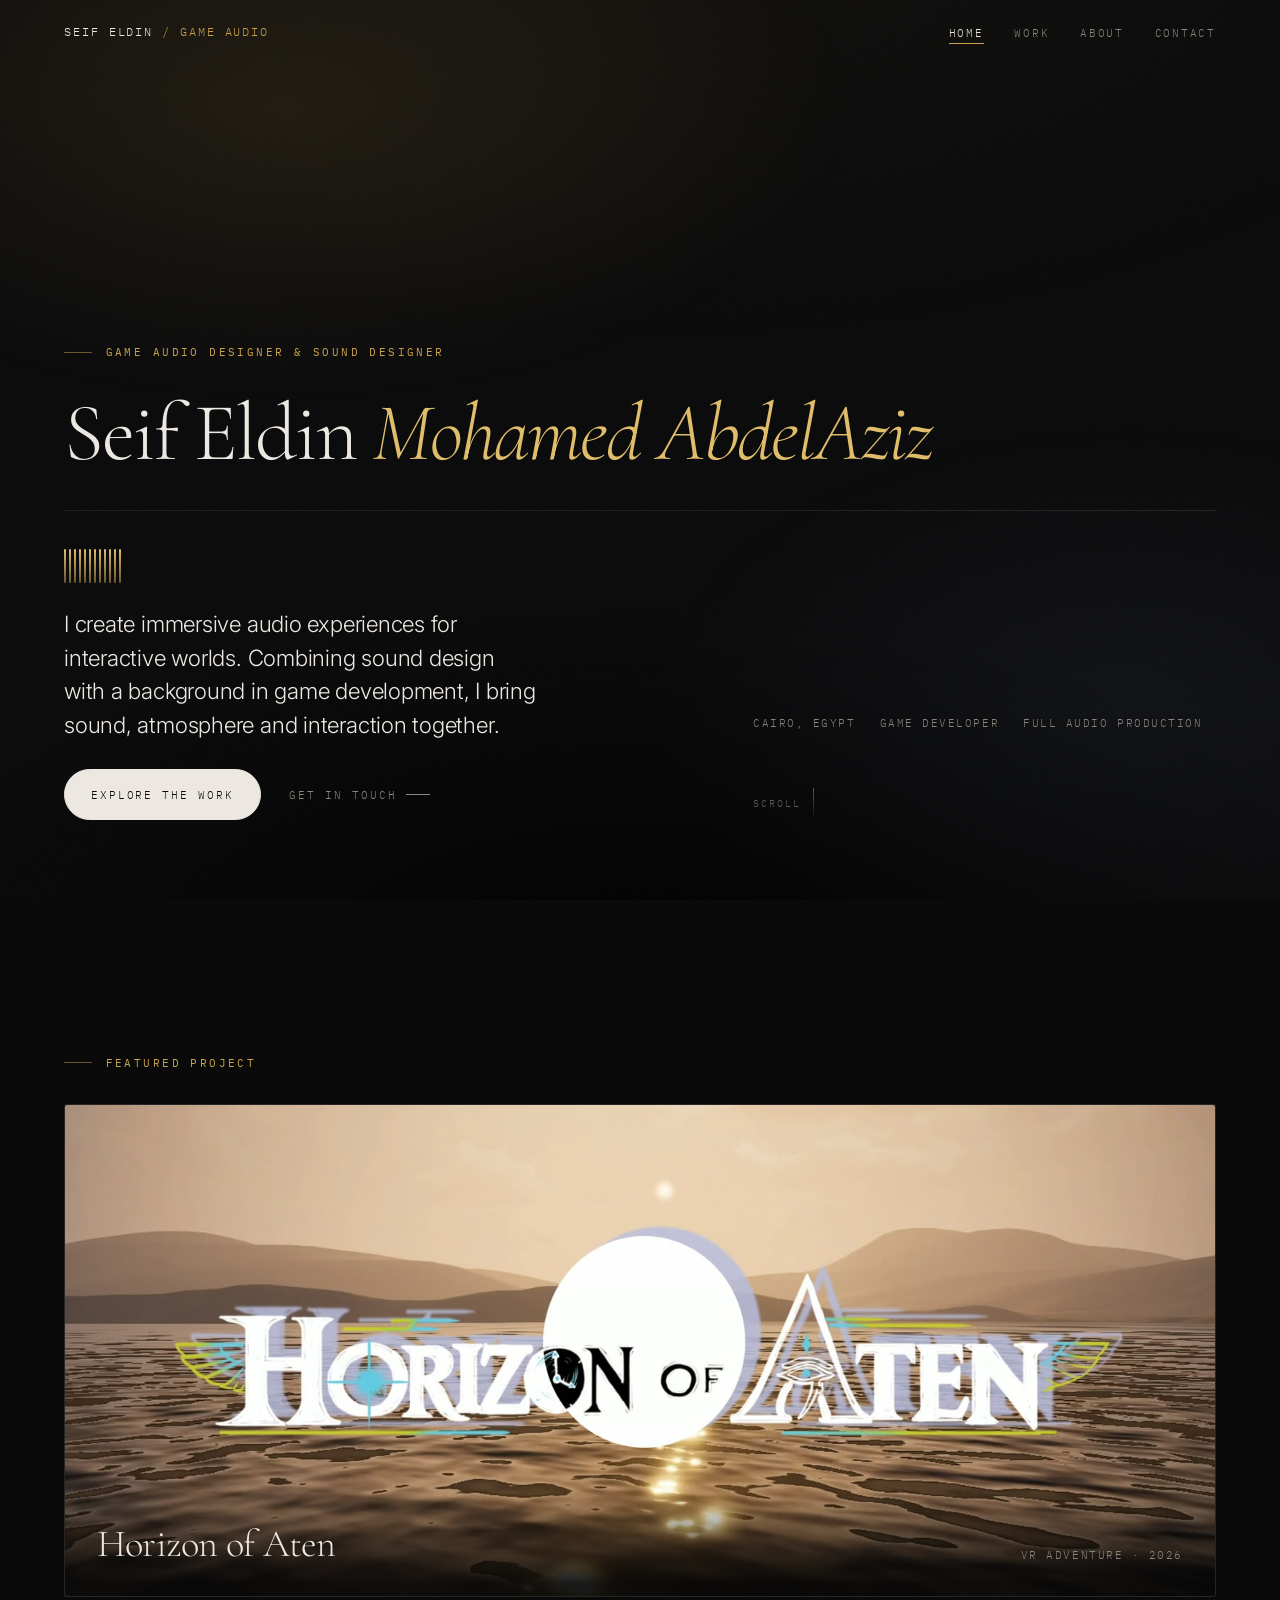
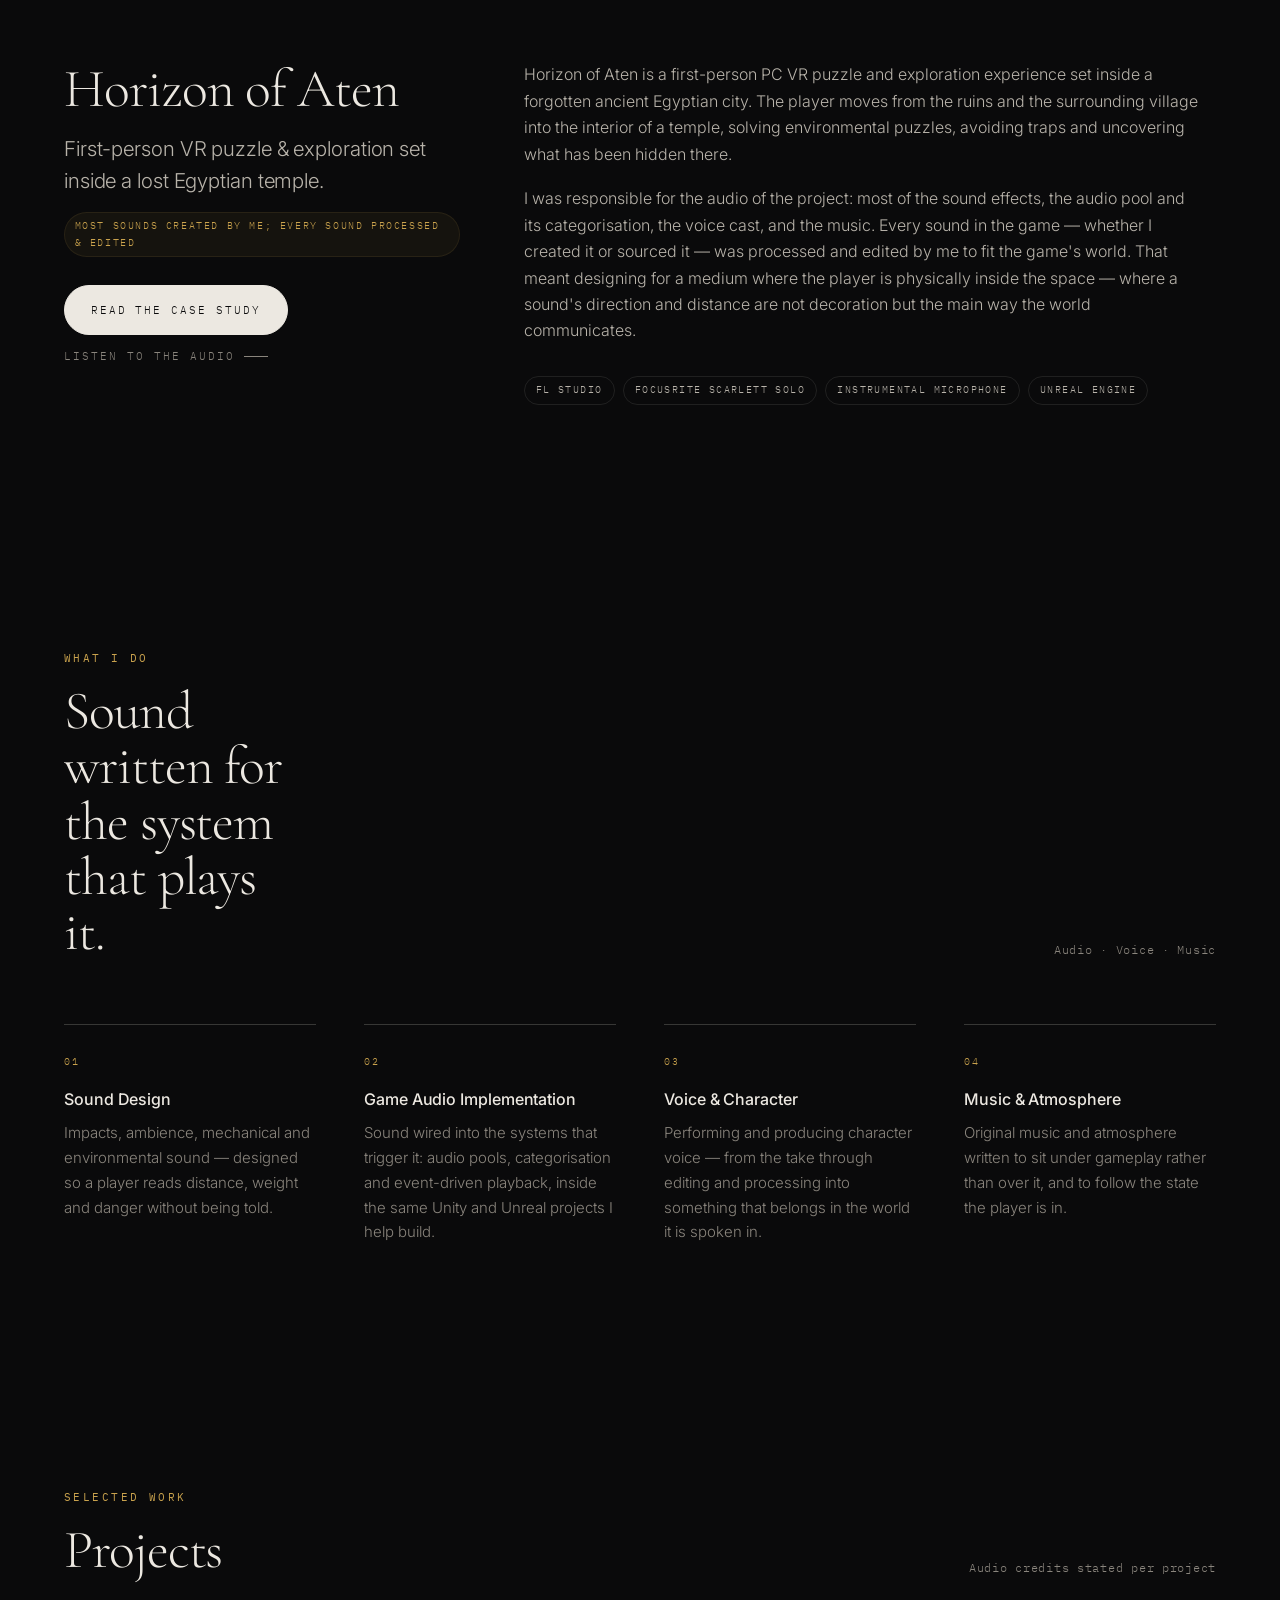
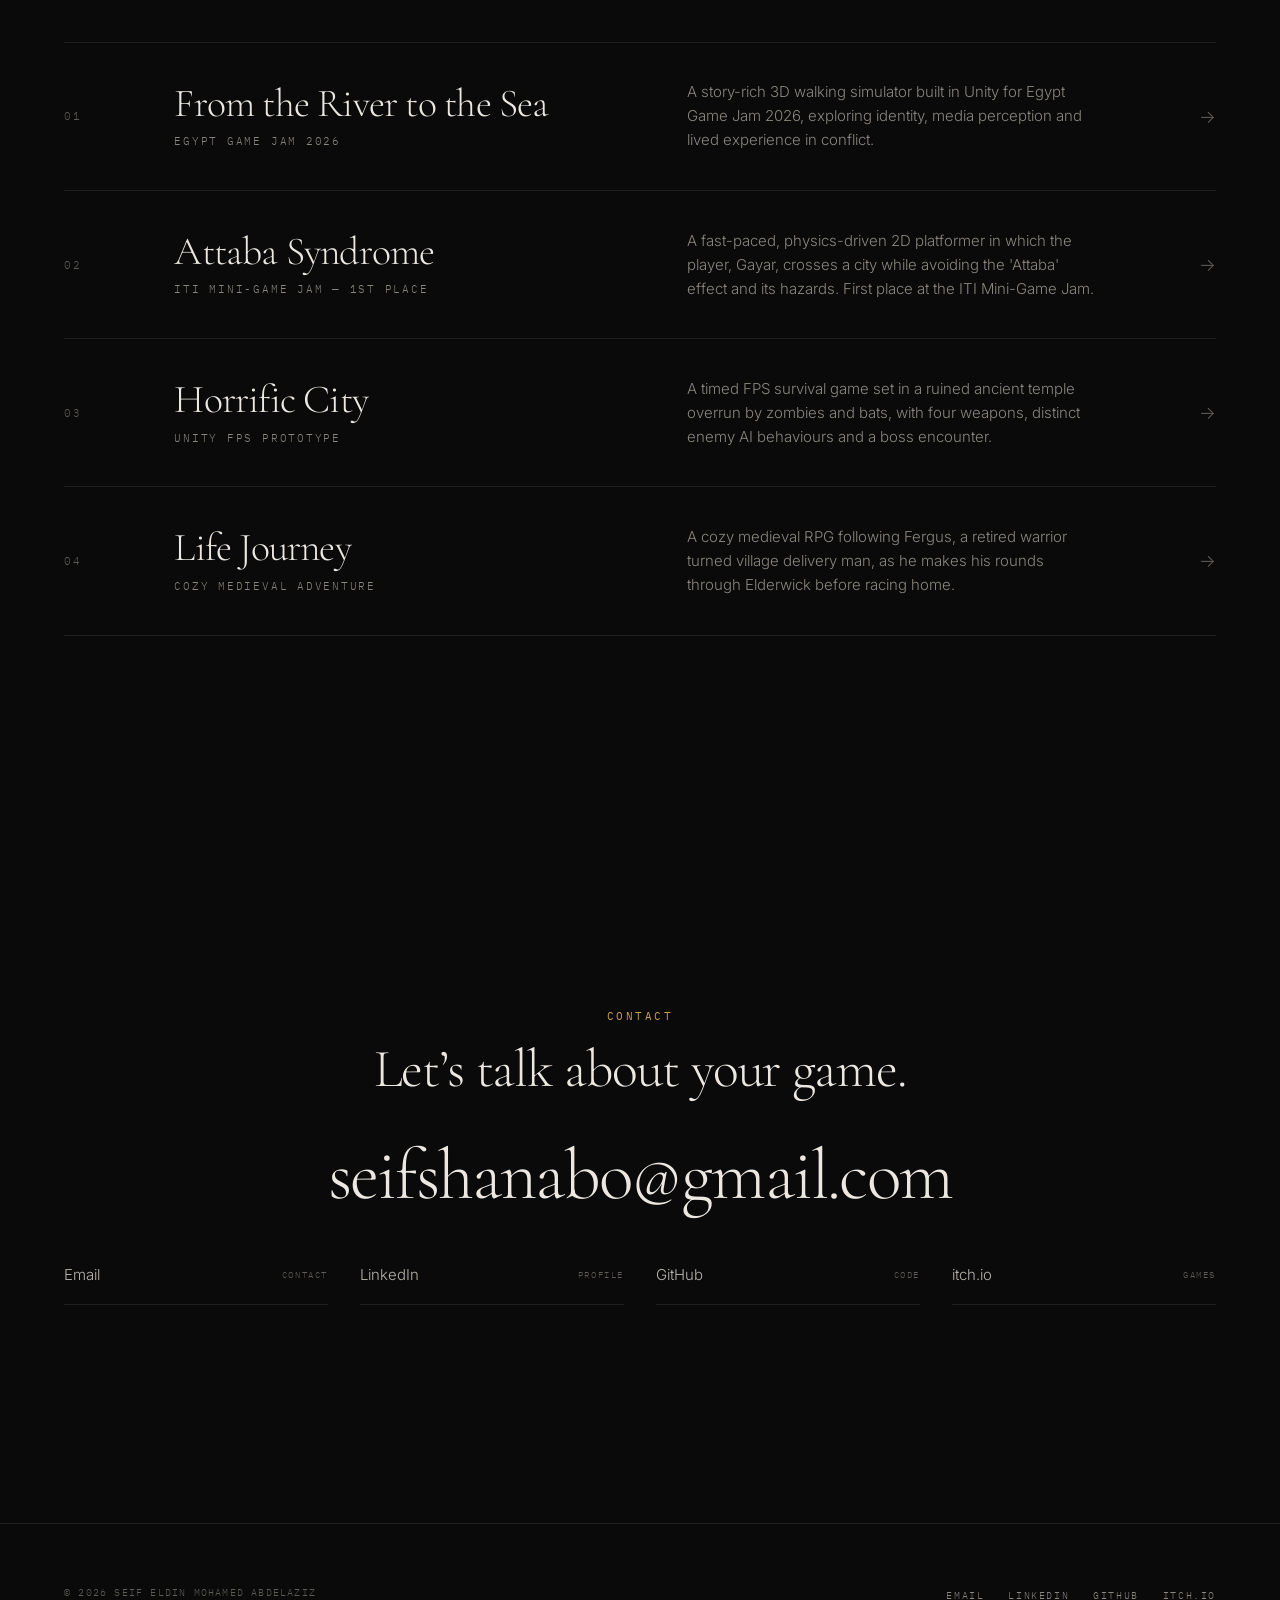
<file: index.html>
<!doctype html>
<html lang="en">
<head>
<meta charset="utf-8">
<meta name="viewport" content="width=device-width, initial-scale=1">

<title>Seif Eldin — Game Audio Designer &amp; Sound Designer</title>
<meta name="description" content="Game Audio Designer and Sound Designer creating immersive sound for interactive worlds. Sound design, voice and audio implementation for the VR adventure Horizon of Aten.">
<meta name="author" content="Seif Eldin Mohamed AbdelAziz">
<meta name="theme-color" content="#0a0a0b">
<meta name="robots" content="index, follow">

<meta property="og:type" content="website">
<meta property="og:title" content="Seif Eldin — Game Audio Designer &amp; Sound Designer">
<meta property="og:description" content="Immersive audio for interactive worlds. Sound design, voice and music — with a background in game development.">
<meta property="og:site_name" content="Seif Eldin">
<meta name="twitter:card" content="summary_large_image">

<link rel="icon" href="data:image/svg+xml,%3Csvg xmlns='http://www.w3.org/2000/svg' viewBox='0 0 32 32'%3E%3Crect width='32' height='32' fill='%230a0a0b'/%3E%3Cg fill='%23c9a24d'%3E%3Crect x='6' y='13' width='2' height='6'/%3E%3Crect x='10' y='9' width='2' height='14'/%3E%3Crect x='14' y='5' width='2' height='22'/%3E%3Crect x='18' y='10' width='2' height='12'/%3E%3Crect x='22' y='14' width='2' height='4'/%3E%3C/g%3E%3C/svg%3E">

<link rel="preconnect" href="https://fonts.googleapis.com">
<link rel="preconnect" href="https://fonts.gstatic.com" crossorigin>
<link rel="stylesheet" href="https://fonts.googleapis.com/css2?family=Cormorant+Garamond:ital,wght@0,300;0,400;1,300&family=IBM+Plex+Mono:wght@400;500&family=Inter:wght@300;400;500&display=swap">
<link rel="stylesheet" href="assets/css/site.css">
</head>

<body>

<a class="skip-link" href="#main">Skip to content</a>

<nav class="nav" id="nav">
  <div class="container nav__inner">
    <a class="nav__mark" href="index.html">Seif Eldin<span>&nbsp;/ Game Audio</span></a>

    <button class="nav__toggle" id="navToggle" type="button" aria-expanded="false" aria-controls="navLinks" aria-label="Toggle navigation">
      <span></span>
      <span></span>
    </button>

    <ul class="nav__links" id="navLinks">
      <li><a class="nav__link" href="index.html" aria-current="page">Home</a></li>
      <li><a class="nav__link" href="#work">Work</a></li>
      <li><a class="nav__link" href="about.html">About</a></li>
      <li><a class="nav__link" href="#contact">Contact</a></li>
    </ul>
  </div>
</nav>

<main id="main">

  <!-- ============================================================ HERO -->
  <section class="hero">
    <div class="hero__glow" aria-hidden="true"></div>

    <div class="container hero__inner">
      <p class="eyebrow eyebrow--accent">Game Audio Designer &amp; Sound Designer</p>

      <h1 class="h1 hero__title">Seif Eldin <em>Mohamed AbdelAziz</em></h1>

      <div class="hero__cols">
        <div>
          <div class="hero__bars" aria-hidden="true">
            <i></i><i></i><i></i><i></i><i></i><i></i><i></i><i></i><i></i><i></i><i></i><i></i>
          </div>

          <p class="hero__intro">I create immersive audio experiences for interactive worlds. Combining sound design with a background in game development, I bring sound, atmosphere and interaction together.</p>

          <div class="hero__actions">
            <a class="btn btn--solid" href="#featured">Explore the work</a>
            <a class="link-arrow" href="#contact">Get in touch <i></i></a>
          </div>
        </div>

        <div>
          <p class="hero__meta">
            <span>Cairo, Egypt</span>
            <span>Game Developer</span>
            <span>Full audio production</span>
          </p>
          <p class="scroll-cue">Scroll <i></i></p>
        </div>
      </div>
    </div>
  </section>

  <!-- ======================================================== FEATURED -->
  <section class="section" id="featured" aria-labelledby="featured-heading">
    <div class="container">
      <p class="eyebrow eyebrow--accent" id="featured-heading">Featured project</p>
      <div id="featured-root" class="mt-m reveal"></div>
    </div>
  </section>

  <!-- ==================================================== CAPABILITIES -->
  <section class="section section--tight" id="capabilities">
    <div class="container">
      <div class="section-head reveal">
        <div class="section-head__title">
          <p class="eyebrow eyebrow--accent eyebrow--bare">What I do</p>
          <h2 class="h2 mt-s">Sound written for the system that plays it.</h2>
        </div>
        <p class="mono">Audio &middot; Voice &middot; Music</p>
      </div>

      <div class="capability-grid reveal" id="capabilities-root"></div>
    </div>
  </section>

  <!-- ============================================================= WORK -->
  <section class="section" id="work">
    <div class="container">
      <div class="section-head reveal">
        <div class="section-head__title">
          <p class="eyebrow eyebrow--accent eyebrow--bare">Selected work</p>
          <h2 class="h2 mt-s">Projects</h2>
        </div>
        <p class="mono">Audio credits stated per project</p>
      </div>

      <ul class="project-list reveal" id="project-list"></ul>
    </div>
  </section>

  <!-- ========================================================== CONTACT -->
  <section class="section section--tight" id="contact">
    <div class="container contact-cta reveal">
      <p class="eyebrow eyebrow--accent eyebrow--bare is-centered">Contact</p>
      <h2 class="h2 mt-s">Let&rsquo;s talk about your game.</h2>

      <p class="mt-s">
        <a class="contact-cta__email" href="mailto:seifshanabo@gmail.com">seifshanabo@gmail.com</a>
      </p>

      <ul class="link-list" id="contact-links"></ul>
    </div>
  </section>

</main>

<footer class="footer">
  <div class="container footer__inner">
    <p class="footer__note">&copy; <span id="year">2026</span> Seif Eldin Mohamed AbdelAziz</p>
    <ul class="footer__links" id="footer-links"></ul>
  </div>
</footer>

<script src="assets/js/data.js"></script>
<script src="assets/js/audio.js"></script>
<script src="assets/js/site.js"></script>
</body>
</html>
</file>
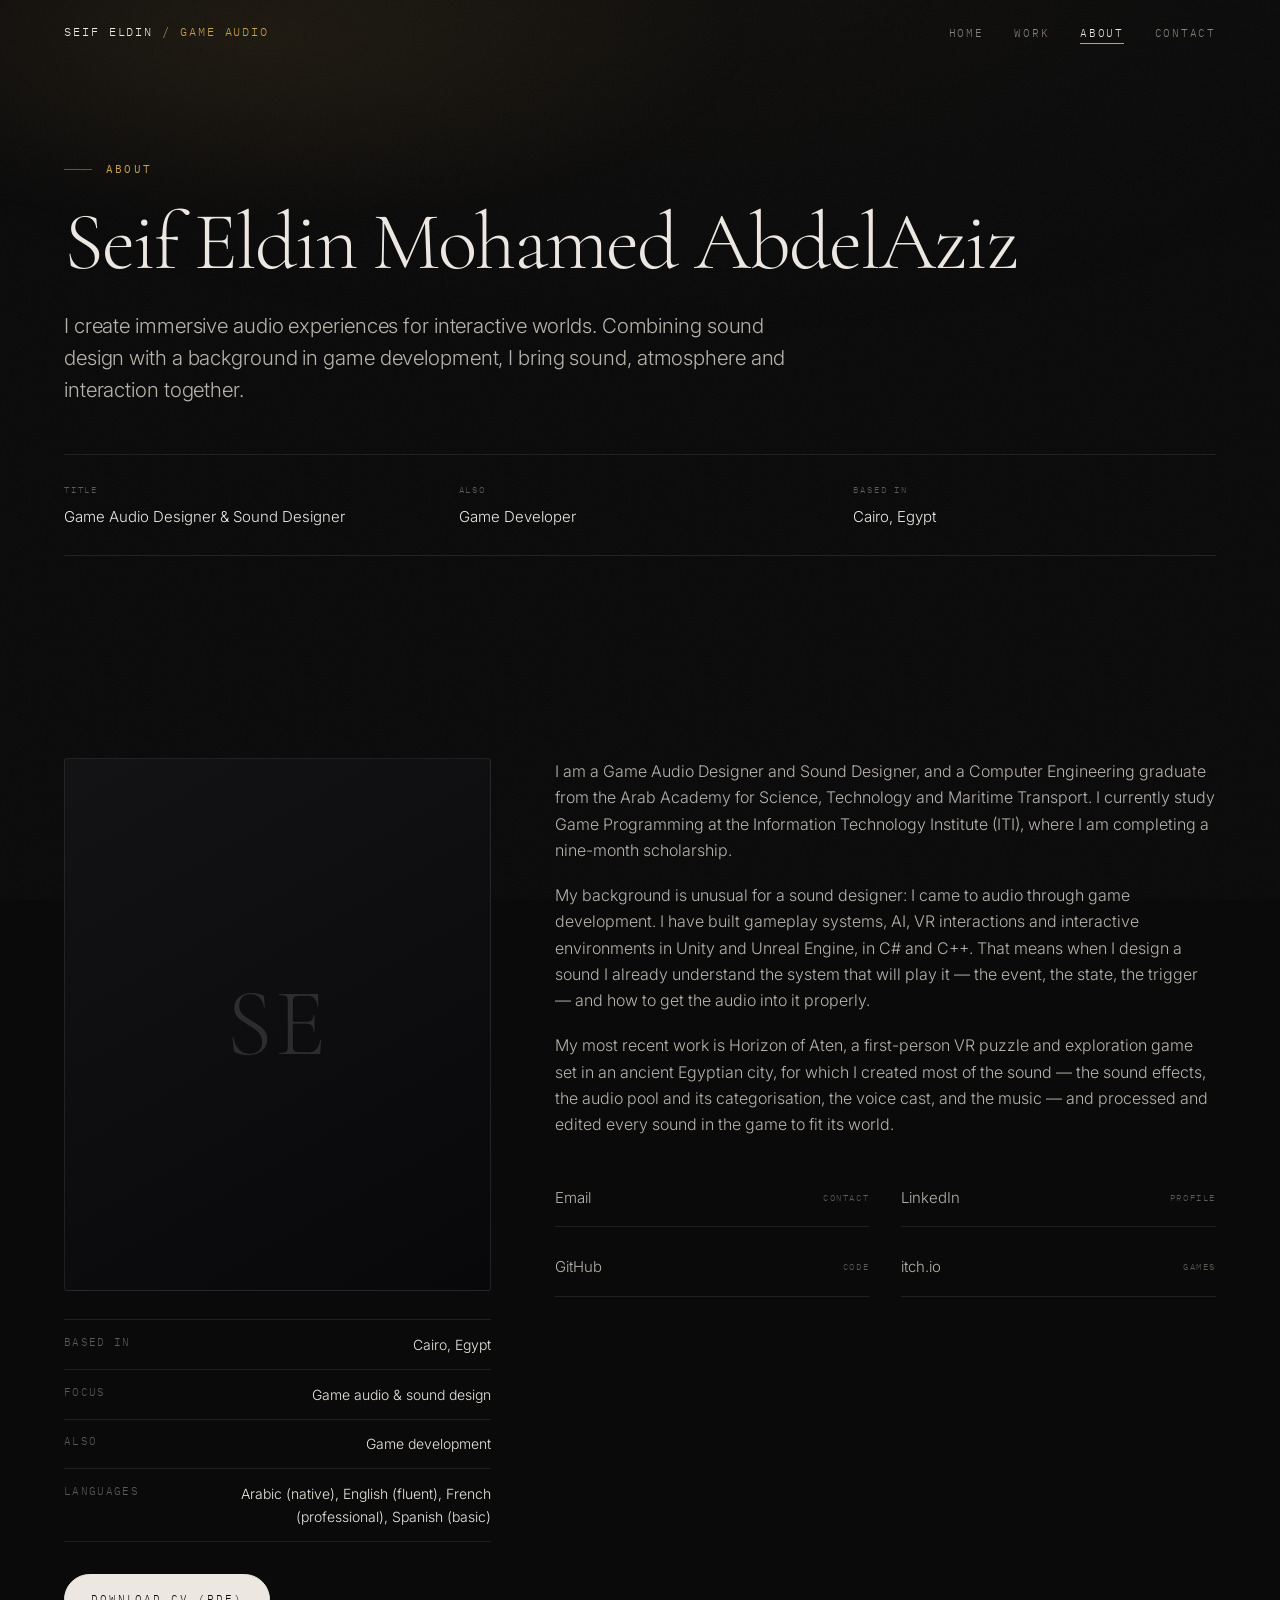
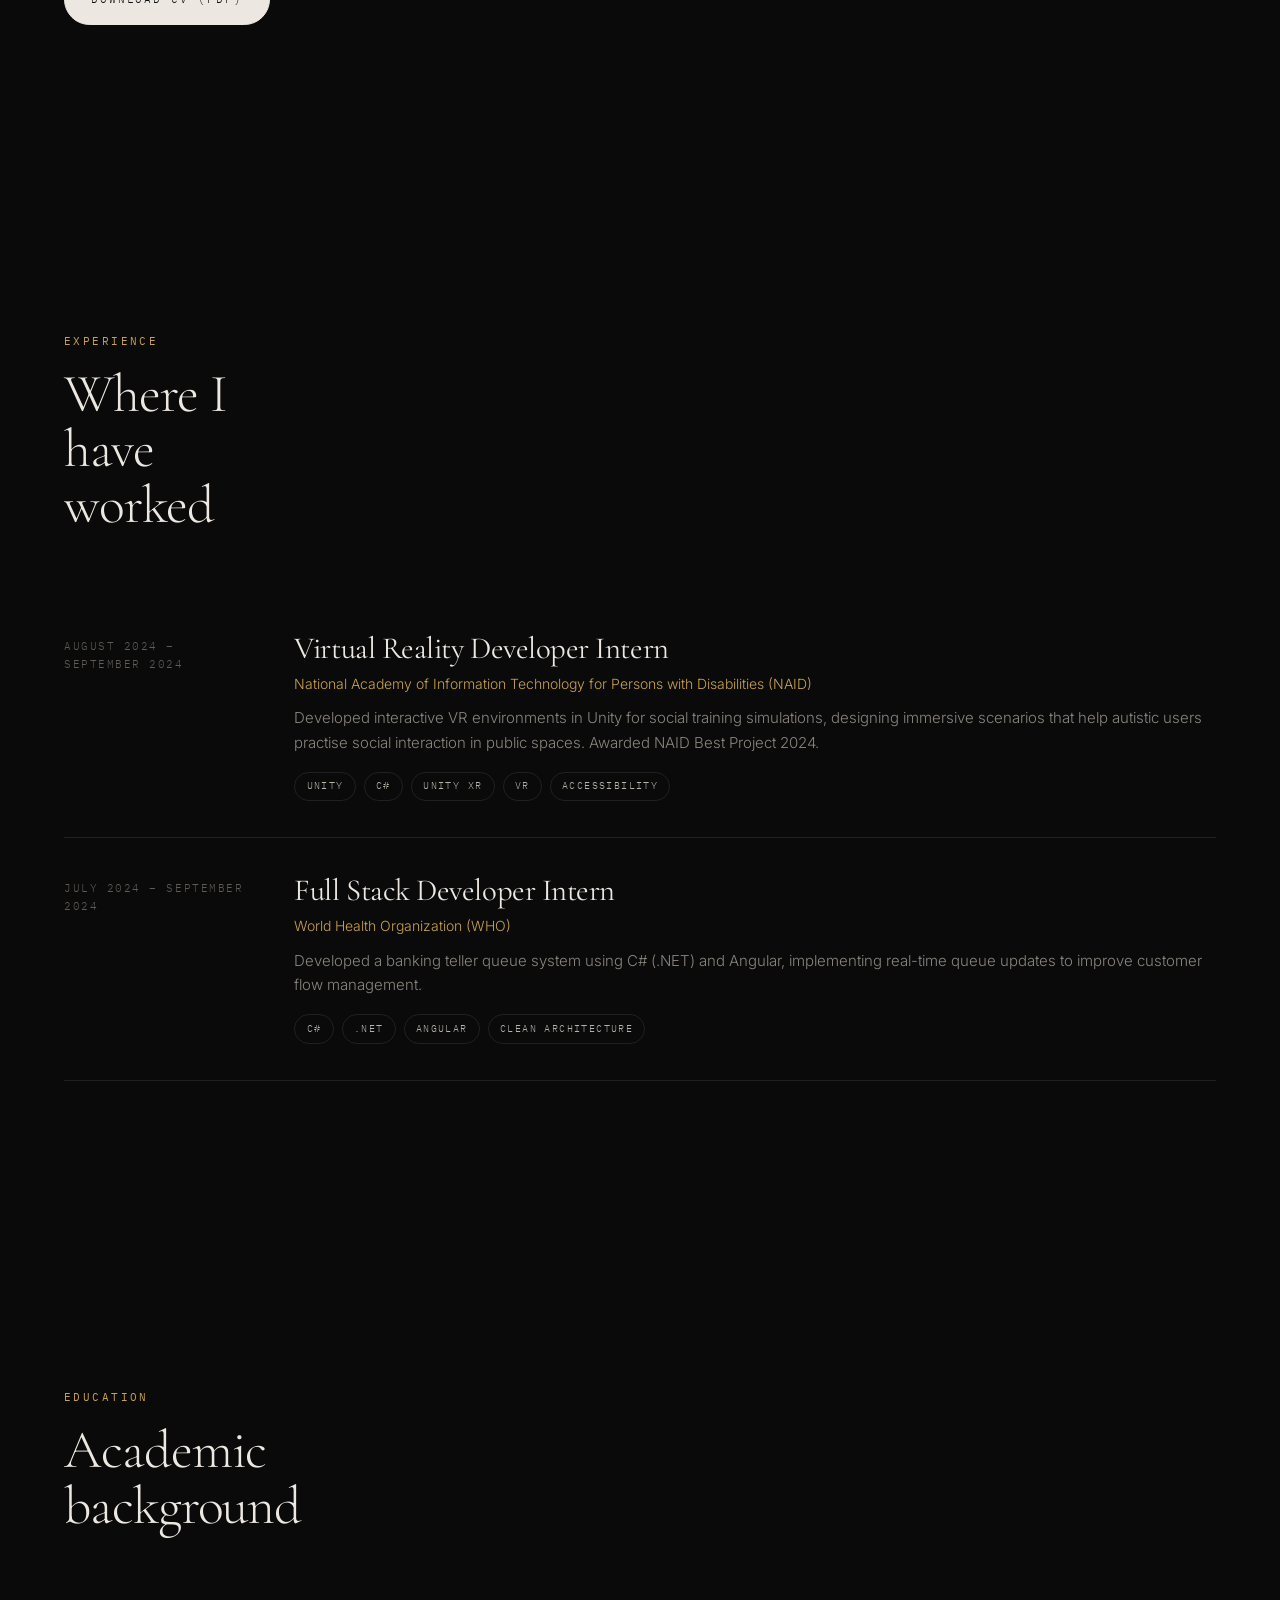
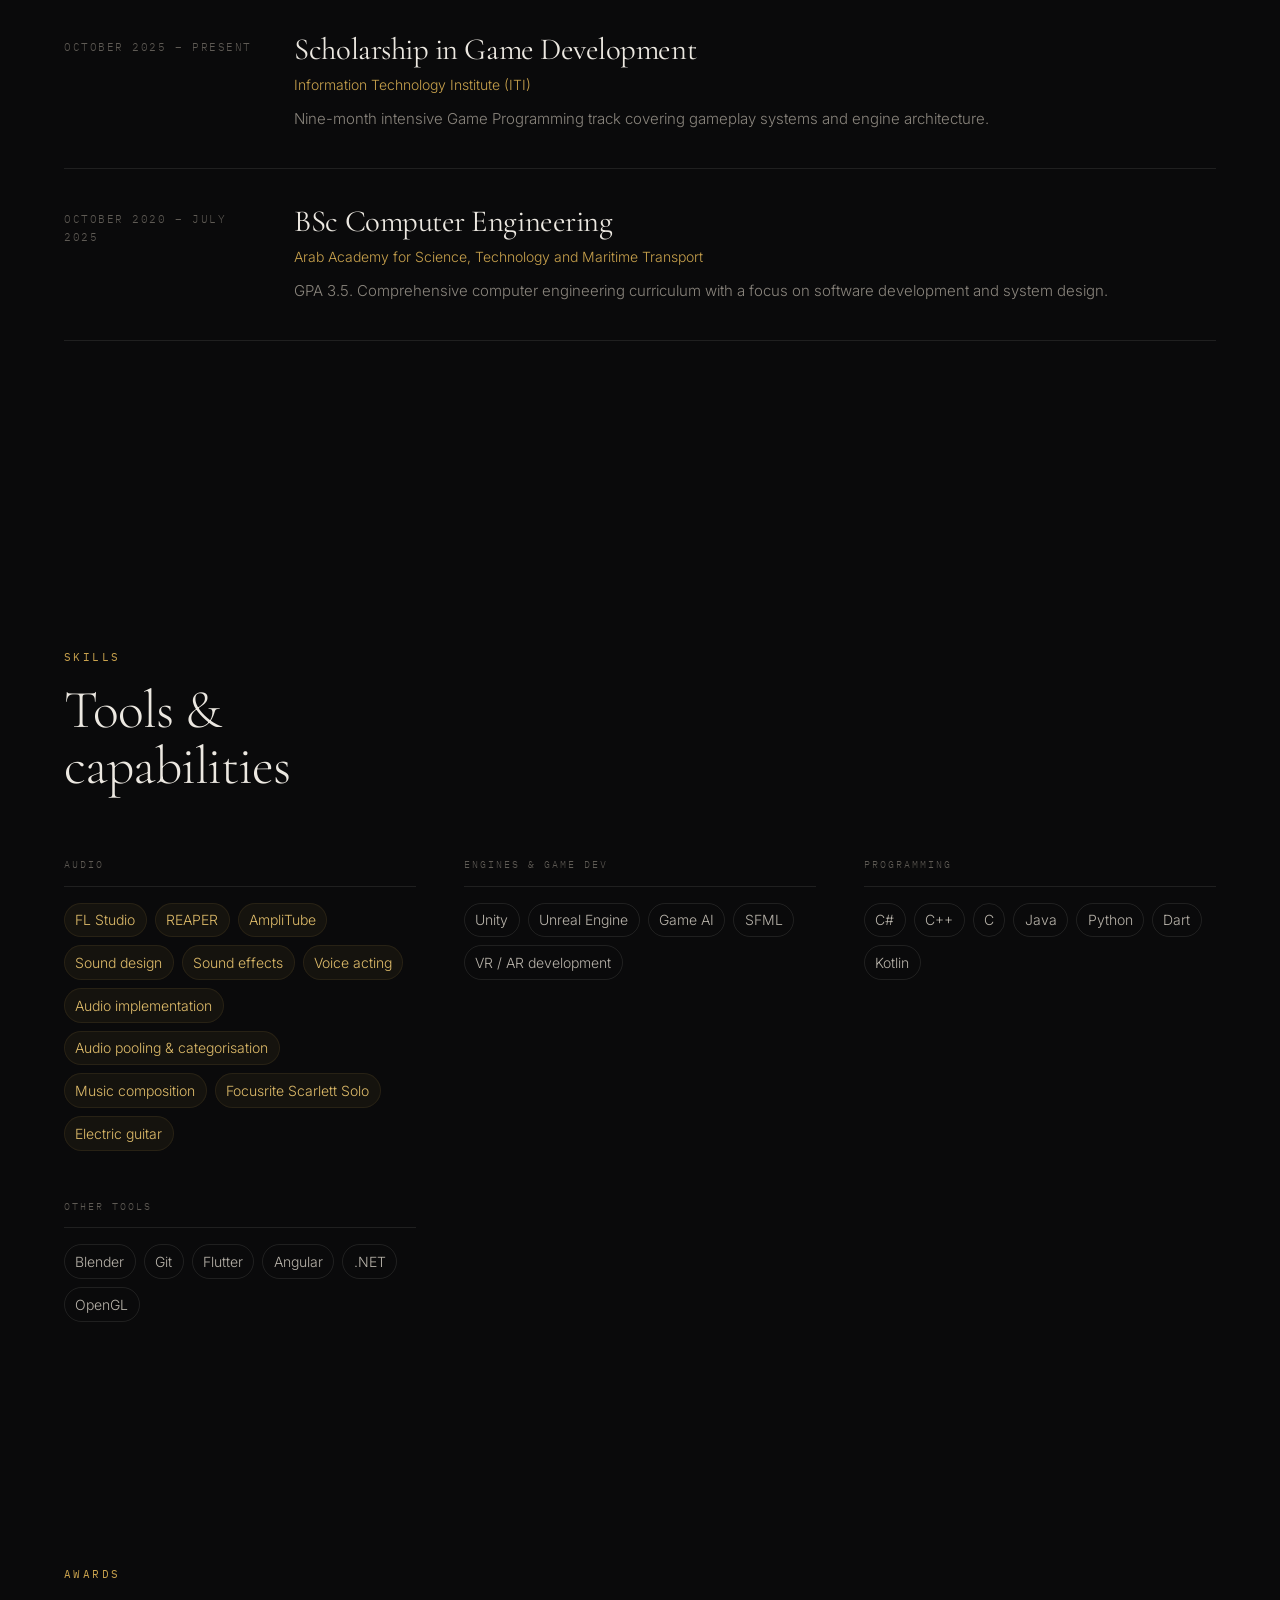
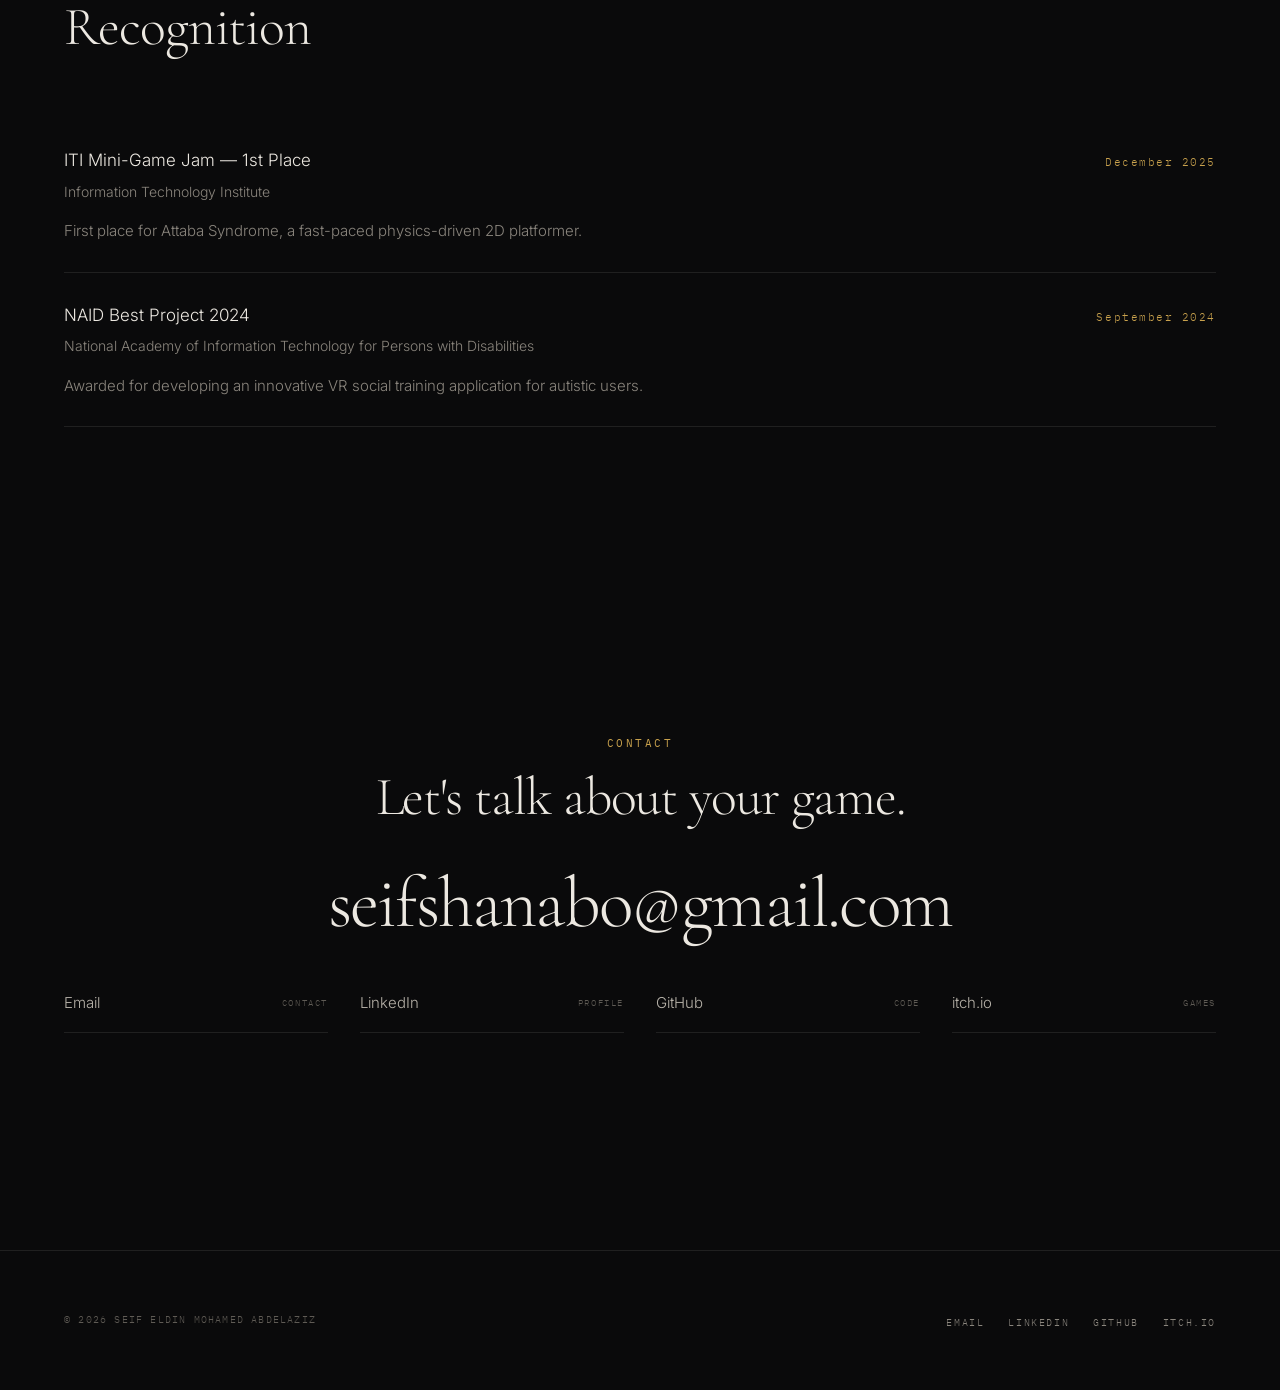
<file: about.html>
<!doctype html>
<html lang="en">
<head>
<meta charset="utf-8">
<meta name="viewport" content="width=device-width, initial-scale=1">

<title>About — Seif Eldin, Game Audio Designer &amp; Sound Designer</title>
<meta name="description" content="Seif Eldin Mohamed AbdelAziz — Computer Engineering graduate, ITI Game Programming scholar, Game Audio Designer and Sound Designer. Experience, skills and awards.">
<meta name="author" content="Seif Eldin Mohamed AbdelAziz">
<meta name="theme-color" content="#0a0a0b">
<meta name="robots" content="index, follow">

<meta property="og:type" content="profile">
<meta property="og:title" content="About — Seif Eldin, Game Audio Designer &amp; Sound Designer">
<meta property="og:description" content="Sound design, voice and music for interactive worlds, backed by a game development background.">
<meta property="og:site_name" content="Seif Eldin">
<meta name="twitter:card" content="summary_large_image">

<link rel="icon" href="data:image/svg+xml,%3Csvg xmlns='http://www.w3.org/2000/svg' viewBox='0 0 32 32'%3E%3Crect width='32' height='32' fill='%230a0a0b'/%3E%3Cg fill='%23c9a24d'%3E%3Crect x='6' y='13' width='2' height='6'/%3E%3Crect x='10' y='9' width='2' height='14'/%3E%3Crect x='14' y='5' width='2' height='22'/%3E%3Crect x='18' y='10' width='2' height='12'/%3E%3Crect x='22' y='14' width='2' height='4'/%3E%3C/g%3E%3C/svg%3E">

<link rel="preconnect" href="https://fonts.googleapis.com">
<link rel="preconnect" href="https://fonts.gstatic.com" crossorigin>
<link rel="stylesheet" href="https://fonts.googleapis.com/css2?family=Cormorant+Garamond:ital,wght@0,300;0,400;1,300&family=IBM+Plex+Mono:wght@400;500&family=Inter:wght@300;400;500&display=swap">
<link rel="stylesheet" href="assets/css/site.css">
</head>

<body>

<a class="skip-link" href="#main">Skip to content</a>

<nav class="nav" id="nav">
  <div class="container nav__inner">
    <a class="nav__mark" href="index.html">Seif Eldin<span>&nbsp;/ Game Audio</span></a>

    <button class="nav__toggle" id="navToggle" type="button" aria-expanded="false" aria-controls="navLinks" aria-label="Toggle navigation">
      <span></span>
      <span></span>
    </button>

    <ul class="nav__links" id="navLinks">
      <li><a class="nav__link" href="index.html">Home</a></li>
      <li><a class="nav__link" href="index.html#work">Work</a></li>
      <li><a class="nav__link" href="about.html" aria-current="page">About</a></li>
      <li><a class="nav__link" href="#contact">Contact</a></li>
    </ul>
  </div>
</nav>

<main id="main">
  <!-- The whole page is rendered from assets/js/data.js by assets/js/site.js. -->
  <div id="about-root"></div>

  <noscript>
    <section class="section page">
      <div class="container container--read">
        <h1 class="h1">This portfolio needs JavaScript</h1>
        <p class="lede mt-m">This page is rendered from a content file, so JavaScript is required to view it. Please enable it, or write to
          <a href="mailto:seifshanabo@gmail.com">seifshanabo@gmail.com</a>.</p>
      </div>
    </section>
  </noscript>
</main>

<footer class="footer">
  <div class="container footer__inner">
    <p class="footer__note">&copy; <span id="year">2026</span> Seif Eldin Mohamed AbdelAziz</p>
    <ul class="footer__links" id="footer-links"></ul>
  </div>
</footer>

<script src="assets/js/data.js"></script>
<script src="assets/js/audio.js"></script>
<script src="assets/js/site.js"></script>
</body>
</html>
</file>
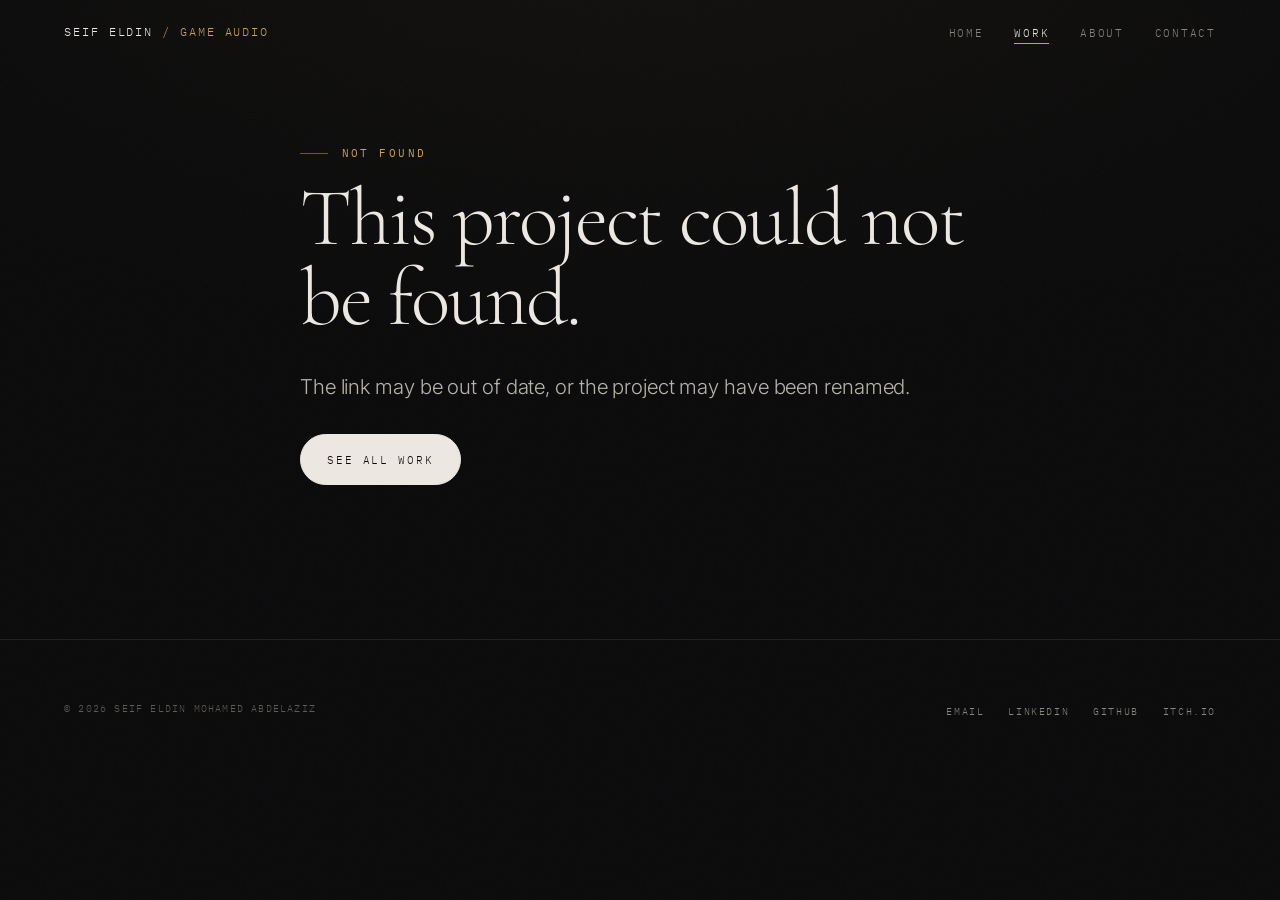
<file: project.html>
<!doctype html>
<html lang="en">
<head>
<meta charset="utf-8">
<meta name="viewport" content="width=device-width, initial-scale=1">

<title>Project — Seif Eldin</title>
<meta name="description" content="Game audio and sound design project by Seif Eldin Mohamed AbdelAziz — sound effects, voice, audio implementation and music.">
<meta name="author" content="Seif Eldin Mohamed AbdelAziz">
<meta name="theme-color" content="#0a0a0b">
<meta name="robots" content="index, follow">

<meta property="og:type" content="article">
<meta property="og:title" content="Project — Seif Eldin">
<meta property="og:description" content="Sound design, voice and music for interactive worlds.">
<meta property="og:site_name" content="Seif Eldin">
<meta name="twitter:card" content="summary_large_image">

<link rel="icon" href="data:image/svg+xml,%3Csvg xmlns='http://www.w3.org/2000/svg' viewBox='0 0 32 32'%3E%3Crect width='32' height='32' fill='%230a0a0b'/%3E%3Cg fill='%23c9a24d'%3E%3Crect x='6' y='13' width='2' height='6'/%3E%3Crect x='10' y='9' width='2' height='14'/%3E%3Crect x='14' y='5' width='2' height='22'/%3E%3Crect x='18' y='10' width='2' height='12'/%3E%3Crect x='22' y='14' width='2' height='4'/%3E%3C/g%3E%3C/svg%3E">

<link rel="preconnect" href="https://fonts.googleapis.com">
<link rel="preconnect" href="https://fonts.gstatic.com" crossorigin>
<link rel="stylesheet" href="https://fonts.googleapis.com/css2?family=Cormorant+Garamond:ital,wght@0,300;0,400;1,300&family=IBM+Plex+Mono:wght@400;500&family=Inter:wght@300;400;500&display=swap">
<link rel="stylesheet" href="assets/css/site.css">
</head>

<body>

<a class="skip-link" href="#main">Skip to content</a>

<nav class="nav" id="nav">
  <div class="container nav__inner">
    <a class="nav__mark" href="index.html">Seif Eldin<span>&nbsp;/ Game Audio</span></a>

    <button class="nav__toggle" id="navToggle" type="button" aria-expanded="false" aria-controls="navLinks" aria-label="Toggle navigation">
      <span></span>
      <span></span>
    </button>

    <ul class="nav__links" id="navLinks">
      <li><a class="nav__link" href="index.html">Home</a></li>
      <li><a class="nav__link" href="index.html#work" aria-current="page">Work</a></li>
      <li><a class="nav__link" href="about.html">About</a></li>
      <li><a class="nav__link" href="index.html#contact">Contact</a></li>
    </ul>
  </div>
</nav>

<main id="main">
  <!-- The whole page is rendered from assets/js/data.js by assets/js/site.js.
       Edit the project there — this file never needs to change. -->
  <div id="project-root"></div>

  <noscript>
    <section class="section page">
      <div class="container container--read">
        <h1 class="h1">This portfolio needs JavaScript</h1>
        <p class="lede mt-m">The project pages are rendered from a content file, so JavaScript is required to view them. Please enable it, or write to
          <a href="mailto:seifshanabo@gmail.com">seifshanabo@gmail.com</a>.</p>
      </div>
    </section>
  </noscript>
</main>

<footer class="footer">
  <div class="container footer__inner">
    <p class="footer__note">&copy; <span id="year">2026</span> Seif Eldin Mohamed AbdelAziz</p>
    <ul class="footer__links" id="footer-links"></ul>
  </div>
</footer>

<script src="assets/js/data.js"></script>
<script src="assets/js/audio.js"></script>
<script src="assets/js/site.js"></script>
</body>
</html>
</file>
<file: assets/css/site.css>
/* ==========================================================================
   Seif Eldin — Game Audio & Sound Design Portfolio
   Design system: dark cinematic editorial
   --------------------------------------------------------------------------
   Contents
   01. Tokens
   02. Reset & base
   03. Layout primitives
   04. Typography
   05. Navigation
   06. Hero
   07. Media surfaces
   08. Project list & cards
   09. Audio player
   10. A/B comparison player
   11. Project page
   12. About page
   13. Contact & footer
   14. Utilities & motion
   ========================================================================== */

/* 01. Tokens =============================================================== */

:root {
  /* Surfaces */
  --bg: #0a0a0b;
  --bg-elevated: #101011;
  --bg-deep: #060606;
  --surface: rgba(236, 232, 225, 0.028);
  --surface-hover: rgba(236, 232, 225, 0.05);

  /* Ink */
  --ink: #ece8e1;
  --ink-soft: #b8b3aa;
  --ink-dim: #8a857d;
  --ink-faint: #5f5b55;

  /* Lines */
  --line: rgba(236, 232, 225, 0.1);
  --line-strong: rgba(236, 232, 225, 0.2);

  /* Accent — restrained Egyptian gold */
  --accent: #c9a24d;
  --accent-bright: #e0bd6b;
  --accent-dim: rgba(201, 162, 77, 0.5);
  --accent-veil: rgba(201, 162, 77, 0.1);

  /* Type */
  --font-display: "Cormorant Garamond", "Iowan Old Style", "Palatino Linotype", Palatino, Georgia, serif;
  --font-sans: "Inter", -apple-system, BlinkMacSystemFont, "Segoe UI", Roboto, Helvetica, Arial, sans-serif;
  --font-mono: "IBM Plex Mono", ui-monospace, SFMono-Regular, Menlo, Consolas, monospace;

  /* Space */
  --gutter: clamp(1.25rem, 5vw, 4.5rem);
  --section-y: clamp(5rem, 12vw, 11rem);
  --maxw: 1320px;
  --maxw-read: 68ch;

  /* Motion */
  --ease: cubic-bezier(0.22, 0.61, 0.36, 1);
  --ease-out: cubic-bezier(0.16, 1, 0.3, 1);

  --radius: 3px;
}

/* 02. Reset & base ========================================================= */

*,
*::before,
*::after { box-sizing: border-box; }

* { margin: 0; }

html {
  -webkit-text-size-adjust: 100%;
  scroll-behavior: smooth;
}

@media (prefers-reduced-motion: reduce) {
  html { scroll-behavior: auto; }
}

body {
  background-color: var(--bg);
  color: var(--ink);
  font-family: var(--font-sans);
  font-size: 1rem;
  font-weight: 300;
  line-height: 1.65;
  -webkit-font-smoothing: antialiased;
  -moz-osx-font-smoothing: grayscale;
  overflow-x: hidden;
  min-height: 100vh;
}

/* Film grain + vignette. Pure CSS/SVG, no external asset. */
body::before {
  content: "";
  position: fixed;
  inset: 0;
  z-index: 1;
  pointer-events: none;
  opacity: 0.032;
  background-image: url("data:image/svg+xml,%3Csvg xmlns='http://www.w3.org/2000/svg' width='200' height='200'%3E%3Cfilter id='n'%3E%3CfeTurbulence type='fractalNoise' baseFrequency='0.82' numOctaves='3' stitchTiles='stitch'/%3E%3C/filter%3E%3Crect width='200' height='200' filter='url(%23n)'/%3E%3C/svg%3E");
}

body::after {
  content: "";
  position: fixed;
  inset: 0;
  z-index: 0;
  pointer-events: none;
  background: radial-gradient(120% 80% at 50% -10%, rgba(201, 162, 77, 0.045), transparent 62%);
}

img,
picture,
video,
canvas,
svg { display: block; max-width: 100%; }

img { height: auto; }

a {
  color: inherit;
  text-decoration: none;
}

button,
input,
select,
textarea {
  font: inherit;
  color: inherit;
}

::selection {
  background: var(--accent);
  color: #0a0a0b;
}

:focus-visible {
  outline: 1px solid var(--accent-bright);
  outline-offset: 3px;
}

/* 03. Layout primitives =================================================== */

.container {
  width: 100%;
  max-width: var(--maxw);
  margin-inline: auto;
  padding-inline: var(--gutter);
}

.container--read { max-width: calc(var(--maxw-read) + var(--gutter) * 2); }

.section {
  padding-block: var(--section-y);
  position: relative;
  z-index: 2;
}

.section--tight { padding-block: clamp(3.5rem, 7vw, 6rem); }

.page {
  padding-top: clamp(6rem, 12vw, 9rem);
  position: relative;
  z-index: 2;
}

.rule {
  height: 1px;
  background: var(--line);
  border: 0;
  width: 100%;
}

/* 04. Typography =========================================================== */

h1, h2, h3, h4 {
  font-weight: 400;
  line-height: 1.06;
  letter-spacing: -0.015em;
}

.display {
  font-family: var(--font-display);
  font-weight: 300;
  font-size: clamp(3.1rem, 11vw, 9.5rem);
  line-height: 0.92;
  letter-spacing: -0.03em;
}

.h1 {
  font-family: var(--font-display);
  font-weight: 300;
  font-size: clamp(2.6rem, 6.4vw, 5.2rem);
  line-height: 0.98;
  letter-spacing: -0.025em;
}

.h2 {
  font-family: var(--font-display);
  font-weight: 300;
  font-size: clamp(2rem, 4.2vw, 3.4rem);
  line-height: 1.03;
  letter-spacing: -0.02em;
}

.h3 {
  font-family: var(--font-display);
  font-weight: 400;
  font-size: clamp(1.45rem, 2.4vw, 2rem);
  line-height: 1.12;
}

.h4 {
  font-family: var(--font-sans);
  font-weight: 500;
  font-size: 1rem;
  line-height: 1.35;
  letter-spacing: -0.005em;
}

/* Micro label — wide-tracked uppercase mono */
.eyebrow {
  font-family: var(--font-mono);
  font-size: 0.6875rem;
  font-weight: 400;
  letter-spacing: 0.22em;
  text-transform: uppercase;
  color: var(--ink-dim);
  display: flex;
  align-items: center;
  gap: 0.85rem;
}

.eyebrow--accent { color: var(--accent); }

.eyebrow::before {
  content: "";
  width: 1.75rem;
  height: 1px;
  background: var(--accent-dim);
  flex: none;
}

.eyebrow--bare::before { display: none; }

.lede {
  font-size: clamp(1.05rem, 1.6vw, 1.375rem);
  line-height: 1.55;
  font-weight: 300;
  color: var(--ink-soft);
  letter-spacing: -0.005em;
}

.prose { max-width: var(--maxw-read); }

.prose p {
  color: var(--ink-soft);
  margin-bottom: 1.15em;
}

.prose p:last-child { margin-bottom: 0; }

.prose strong { color: var(--ink); font-weight: 500; }

.prose a {
  color: var(--ink);
  border-bottom: 1px solid var(--line-strong);
  transition: border-color 0.25s var(--ease), color 0.25s var(--ease);
}

.prose a:hover { border-color: var(--accent); color: var(--accent-bright); }

.mono {
  font-family: var(--font-mono);
  font-size: 0.75rem;
  letter-spacing: 0.06em;
  color: var(--ink-dim);
}

/* Section header block */
.section-head {
  display: flex;
  flex-wrap: wrap;
  align-items: flex-end;
  justify-content: space-between;
  gap: 1.5rem;
  margin-bottom: clamp(2.5rem, 5vw, 4.5rem);
}

.section-head__title { max-width: 22ch; }

/* 05. Navigation ========================================================== */

.nav {
  position: fixed;
  top: 0;
  left: 0;
  right: 0;
  z-index: 60;
  padding-block: 1.15rem;
  transition: background-color 0.4s var(--ease), border-color 0.4s var(--ease), padding 0.4s var(--ease);
  border-bottom: 1px solid transparent;
}

.nav.is-stuck {
  background: rgba(10, 10, 11, 0.82);
  backdrop-filter: blur(14px) saturate(1.3);
  -webkit-backdrop-filter: blur(14px) saturate(1.3);
  border-bottom-color: var(--line);
  padding-block: 0.85rem;
}

.nav__inner {
  display: flex;
  align-items: center;
  justify-content: space-between;
  gap: 1.5rem;
}

.nav__mark {
  font-family: var(--font-mono);
  font-size: 0.75rem;
  letter-spacing: 0.16em;
  text-transform: uppercase;
  color: var(--ink);
  white-space: nowrap;
}

.nav__mark span { color: var(--accent); }

.nav__links {
  display: flex;
  align-items: center;
  gap: clamp(1.25rem, 2.4vw, 2.5rem);
  list-style: none;
  padding: 0;
}

.nav__link {
  font-family: var(--font-mono);
  font-size: 0.6875rem;
  letter-spacing: 0.16em;
  text-transform: uppercase;
  color: var(--ink-dim);
  transition: color 0.25s var(--ease);
  position: relative;
  padding-block: 0.25rem;
}

.nav__link::after {
  content: "";
  position: absolute;
  left: 0;
  bottom: 0;
  height: 1px;
  width: 0;
  background: var(--accent);
  transition: width 0.35s var(--ease);
}

.nav__link:hover,
.nav__link[aria-current="page"] { color: var(--ink); }

.nav__link:hover::after,
.nav__link[aria-current="page"]::after { width: 100%; }

.nav__toggle {
  display: none;
  background: none;
  border: 0;
  cursor: pointer;
  padding: 0.5rem;
  margin-right: -0.5rem;
}

.nav__toggle span {
  display: block;
  width: 22px;
  height: 1px;
  background: var(--ink);
  transition: transform 0.35s var(--ease), opacity 0.25s var(--ease);
}

.nav__toggle span + span { margin-top: 6px; }

.nav__toggle[aria-expanded="true"] span:first-child { transform: translateY(3.5px) rotate(45deg); }
.nav__toggle[aria-expanded="true"] span:last-child { transform: translateY(-3.5px) rotate(-45deg); }

@media (max-width: 720px) {
  .nav__toggle { display: block; }

  .nav__links {
    position: fixed;
    inset: 0;
    flex-direction: column;
    justify-content: center;
    gap: 2rem;
    background: rgba(8, 8, 9, 0.97);
    backdrop-filter: blur(20px);
    -webkit-backdrop-filter: blur(20px);
    transform: translateY(-100%);
    opacity: 0;
    visibility: hidden;
    transition: transform 0.5s var(--ease-out), opacity 0.35s var(--ease), visibility 0.35s;
  }

  .nav__links.is-open {
    transform: none;
    opacity: 1;
    visibility: visible;
  }

  .nav__link { font-size: 0.9375rem; letter-spacing: 0.22em; }
  .nav__toggle { position: relative; z-index: 2; }
}

/* 06. Hero ================================================================ */

.hero {
  position: relative;
  min-height: 100svh;
  display: flex;
  align-items: flex-end;
  padding-block: clamp(8rem, 18vw, 12rem) clamp(3rem, 7vw, 5rem);
  overflow: hidden;
  z-index: 2;
}

.hero__glow {
  position: absolute;
  inset: 0;
  z-index: -1;
  pointer-events: none;
  background:
    radial-gradient(75% 55% at 22% 12%, rgba(201, 162, 77, 0.11), transparent 60%),
    radial-gradient(60% 50% at 88% 78%, rgba(84, 104, 128, 0.09), transparent 62%),
    radial-gradient(100% 70% at 50% 110%, rgba(0, 0, 0, 0.75), transparent 60%);
}

.hero__canvas {
  position: absolute;
  inset: 0;
  z-index: -1;
  width: 100%;
  height: 100%;
  pointer-events: none;
  opacity: 0.5;
}

.hero__inner { width: 100%; }

.hero__title {
  margin-block: clamp(1.25rem, 3vw, 2rem) clamp(1.5rem, 3vw, 2.25rem);
}

.hero__title em {
  font-style: italic;
  color: var(--accent-bright);
}

.hero__cols {
  display: grid;
  grid-template-columns: minmax(0, 1.35fr) minmax(0, 1fr);
  gap: clamp(2rem, 5vw, 4.5rem);
  align-items: end;
  border-top: 1px solid var(--line);
  padding-top: clamp(1.75rem, 3vw, 2.5rem);
}

@media (max-width: 860px) {
  .hero__cols { grid-template-columns: 1fr; gap: 2rem; }
}

.hero__intro {
  font-size: clamp(1.0625rem, 1.75vw, 1.4375rem);
  line-height: 1.5;
  font-weight: 300;
  color: var(--ink);
  max-width: 34ch;
  letter-spacing: -0.01em;
}

.hero__actions {
  display: flex;
  flex-wrap: wrap;
  gap: 0.75rem 1.75rem;
  align-items: center;
  margin-top: 1.75rem;
}

/* Decorative live bars in hero, marking the audio-first identity */
.hero__bars {
  display: flex;
  align-items: flex-end;
  gap: 3px;
  height: 34px;
  margin-bottom: 1.5rem;
}

.hero__bars i {
  display: block;
  width: 2px;
  background: linear-gradient(to top, var(--accent-dim), var(--accent-bright));
  border-radius: 1px;
  transform-origin: bottom;
  animation: barDrift 2.6s var(--ease) infinite alternate;
}

@keyframes barDrift {
  from { transform: scaleY(0.25); }
  to { transform: scaleY(1); }
}

.hero__meta {
  display: flex;
  flex-wrap: wrap;
  gap: 0.5rem 1.5rem;
  font-family: var(--font-mono);
  font-size: 0.6875rem;
  letter-spacing: 0.14em;
  text-transform: uppercase;
  color: var(--ink-dim);
}

.scroll-cue {
  display: inline-flex;
  align-items: center;
  gap: 0.75rem;
  font-family: var(--font-mono);
  font-size: 0.625rem;
  letter-spacing: 0.2em;
  text-transform: uppercase;
  color: var(--ink-faint);
  margin-top: clamp(2rem, 5vw, 3.5rem);
}

.scroll-cue i {
  display: block;
  width: 1px;
  height: 32px;
  background: linear-gradient(to bottom, var(--accent-dim), transparent);
}

/* 07. Media surfaces ====================================================== */

.media {
  position: relative;
  display: block;
  overflow: hidden;
  background: var(--bg-elevated);
  border: 1px solid var(--line);
  border-radius: var(--radius);
  isolation: isolate;
}

.media::after {
  content: "";
  position: absolute;
  inset: 0;
  pointer-events: none;
  background: radial-gradient(90% 70% at 50% 0%, rgba(255, 255, 255, 0.05), transparent 60%);
}

.media img,
.media video {
  width: 100%;
  height: 100%;
  object-fit: cover;
  display: block;
}

.media--16x9 { aspect-ratio: 16 / 9; }
.media--3x2 { aspect-ratio: 3 / 2; }
.media--4x5 { aspect-ratio: 4 / 5; }
.media--1x1 { aspect-ratio: 1 / 1; }
.media--21x9 { aspect-ratio: 21 / 9; }

/* Typographic fallback used until real artwork is supplied */
.media__fallback {
  position: absolute;
  inset: 0;
  display: flex;
  flex-direction: column;
  justify-content: space-between;
  padding: clamp(1.25rem, 3vw, 2.5rem);
  background:
    radial-gradient(120% 100% at 12% 0%, rgba(201, 162, 77, 0.12), transparent 55%),
    radial-gradient(90% 90% at 100% 100%, rgba(90, 110, 135, 0.1), transparent 60%),
    linear-gradient(160deg, #131315 0%, #0c0c0e 55%, #08080a 100%);
}

.media__fallback::before {
  content: "";
  position: absolute;
  inset: 0;
  background-image: repeating-linear-gradient(115deg, rgba(236, 232, 225, 0.035) 0 1px, transparent 1px 9px);
  opacity: 0.7;
}

.media__fallback > * { position: relative; }

.media__fallback-mark {
  font-family: var(--font-mono);
  font-size: 0.625rem;
  letter-spacing: 0.24em;
  text-transform: uppercase;
  color: var(--accent);
}

.media__fallback-title {
  font-family: var(--font-display);
  font-weight: 300;
  font-size: clamp(1.75rem, 4.2vw, 3.6rem);
  line-height: 1;
  letter-spacing: -0.02em;
  color: var(--ink);
  max-width: 16ch;
}

.media__caption {
  position: absolute;
  left: 0;
  right: 0;
  bottom: 0;
  padding: clamp(1.25rem, 3vw, 2rem);
  background: linear-gradient(to top, rgba(6, 6, 6, 0.92) 12%, transparent);
  display: flex;
  align-items: flex-end;
  justify-content: space-between;
  gap: 1.5rem;
}

.media__caption-text {
  font-family: var(--font-display);
  font-size: clamp(1.35rem, 3vw, 2.4rem);
  font-weight: 300;
  line-height: 1.05;
  letter-spacing: -0.02em;
}

.media__caption-meta {
  font-family: var(--font-mono);
  font-size: 0.6875rem;
  letter-spacing: 0.14em;
  text-transform: uppercase;
  color: var(--ink-dim);
  text-align: right;
  flex: none;
}

.embed {
  position: relative;
  aspect-ratio: 16 / 9;
  background: var(--bg-deep);
  border: 1px solid var(--line);
  border-radius: var(--radius);
  overflow: hidden;
}

.embed iframe,
.embed video {
  position: absolute;
  inset: 0;
  width: 100%;
  height: 100%;
  border: 0;
  display: block;
  object-fit: contain;
  background: #000;
}

/* 08. Project list & cards =============================================== */

/* Editorial index rows — the primary way work is listed */
.project-list {
  list-style: none;
  padding: 0;
  border-top: 1px solid var(--line);
}

.project-row { border-bottom: 1px solid var(--line); }

.project-row__link {
  display: grid;
  grid-template-columns: 4.5rem minmax(0, 1.5fr) minmax(0, 1.5fr) auto;
  align-items: center;
  gap: clamp(1rem, 3vw, 2.5rem);
  padding-block: clamp(1.5rem, 3vw, 2.35rem);
  position: relative;
  transition: padding-left 0.45s var(--ease), background-color 0.45s var(--ease);
}

.project-row__link::before {
  content: "";
  position: absolute;
  left: 0;
  top: 0;
  bottom: 0;
  width: 1px;
  background: var(--accent);
  transform: scaleY(0);
  transform-origin: top;
  transition: transform 0.5s var(--ease-out);
}

.project-row__link:hover { padding-left: clamp(0.75rem, 2vw, 1.5rem); }
.project-row__link:hover::before { transform: scaleY(1); }

.project-row__index {
  font-family: var(--font-mono);
  font-size: 0.6875rem;
  letter-spacing: 0.14em;
  color: var(--ink-faint);
  transition: color 0.35s var(--ease);
}

.project-row__link:hover .project-row__index { color: var(--accent); }

.project-row__title {
  font-family: var(--font-display);
  font-weight: 300;
  font-size: clamp(1.5rem, 3.1vw, 2.5rem);
  line-height: 1.05;
  letter-spacing: -0.02em;
  color: var(--ink);
}

.project-row__sub {
  font-family: var(--font-mono);
  font-size: 0.6875rem;
  letter-spacing: 0.16em;
  text-transform: uppercase;
  color: var(--ink-dim);
  margin-top: 0.5rem;
}

.project-row__desc {
  color: var(--ink-dim);
  font-size: 0.9375rem;
  line-height: 1.6;
  max-width: 46ch;
}

.project-row__arrow {
  font-size: 1.1rem;
  color: var(--ink-faint);
  transition: transform 0.45s var(--ease-out), color 0.35s var(--ease);
  flex: none;
}

.project-row__link:hover .project-row__arrow {
  transform: translateX(6px);
  color: var(--accent-bright);
}

@media (max-width: 900px) {
  .project-row__link {
    grid-template-columns: 2.75rem minmax(0, 1fr) auto;
    gap: 1rem;
  }
  .project-row__desc { display: none; }
}

/* Card grid — used for the featured + project index pages */
.card-grid {
  display: grid;
  grid-template-columns: repeat(auto-fit, minmax(min(100%, 340px), 1fr));
  gap: clamp(1.5rem, 3.5vw, 3.25rem);
  list-style: none;
  padding: 0;
}

.card { position: relative; }

.card__link { display: block; }

.card .media {
  transition: border-color 0.45s var(--ease), transform 0.6s var(--ease-out);
}

.card__link:hover .media { border-color: var(--line-strong); transform: translateY(-3px); }

.card__body { padding-top: 1.25rem; }

.card__meta {
  display: flex;
  flex-wrap: wrap;
  gap: 0.5rem 1rem;
  font-family: var(--font-mono);
  font-size: 0.625rem;
  letter-spacing: 0.18em;
  text-transform: uppercase;
  color: var(--ink-faint);
  margin-bottom: 0.7rem;
}

.card__title {
  font-family: var(--font-display);
  font-weight: 300;
  font-size: clamp(1.35rem, 2.2vw, 1.85rem);
  line-height: 1.1;
  letter-spacing: -0.015em;
  transition: color 0.3s var(--ease);
}

.card__link:hover .card__title { color: var(--accent-bright); }

.card__desc {
  color: var(--ink-dim);
  font-size: 0.9375rem;
  margin-top: 0.65rem;
  line-height: 1.6;
}

.card__credit {
  display: inline-block;
  margin-top: 0.9rem;
  font-family: var(--font-mono);
  font-size: 0.625rem;
  letter-spacing: 0.16em;
  text-transform: uppercase;
  color: var(--accent);
  border: 1px solid var(--accent-veil);
  background: rgba(201, 162, 77, 0.06);
  padding: 0.3rem 0.6rem;
  border-radius: 999px;
}

/* 09. Audio player ======================================================= */

.audio-group { margin-bottom: clamp(2.25rem, 4vw, 3.5rem); }

.audio-group__head {
  display: flex;
  align-items: baseline;
  justify-content: space-between;
  gap: 1.5rem;
  padding-bottom: 0.85rem;
  border-bottom: 1px solid var(--line);
  margin-bottom: 0.35rem;
}

.audio-group__title {
  font-family: var(--font-mono);
  font-size: 0.6875rem;
  letter-spacing: 0.2em;
  text-transform: uppercase;
  color: var(--ink);
}

.audio-group__count {
  font-family: var(--font-mono);
  font-size: 0.625rem;
  letter-spacing: 0.14em;
  color: var(--ink-faint);
}

.audio-group__note {
  color: var(--ink-faint);
  font-size: 0.875rem;
  line-height: 1.6;
  max-width: 62ch;
  margin-block: 0.9rem 0.25rem;
}

/* A single track row */
.track {
  display: grid;
  grid-template-columns: 2.75rem minmax(0, 1fr);
  align-items: center;
  gap: clamp(0.75rem, 1.8vw, 1.35rem);
  padding-block: 0.9rem;
  border-bottom: 1px solid var(--line);
  transition: background-color 0.35s var(--ease);
}

.track:hover { background: var(--surface); }

.track__main { min-width: 0; }

.track__top {
  display: flex;
  align-items: baseline;
  justify-content: space-between;
  gap: 1rem;
}

.track__title {
  font-size: 0.9375rem;
  font-weight: 400;
  color: var(--ink);
  letter-spacing: -0.005em;
  transition: color 0.3s var(--ease);
}

.track.is-active .track__title { color: var(--accent-bright); }

.track__time {
  font-family: var(--font-mono);
  font-size: 0.6875rem;
  letter-spacing: 0.06em;
  color: var(--ink-faint);
  white-space: nowrap;
  font-variant-numeric: tabular-nums;
  flex: none;
}

.track__desc {
  font-size: 0.8125rem;
  color: var(--ink-faint);
  margin-top: 0.25rem;
  line-height: 1.5;
}

.track__tags {
  display: flex;
  flex-wrap: wrap;
  gap: 0.4rem;
  margin-top: 0.5rem;
}

.tag {
  font-family: var(--font-mono);
  font-size: 0.5625rem;
  letter-spacing: 0.14em;
  text-transform: uppercase;
  color: var(--ink-dim);
  border: 1px solid var(--line);
  padding: 0.15rem 0.45rem;
  border-radius: 999px;
}

/* Progress bar */
.track__bar {
  position: relative;
  height: 14px;
  margin-top: 0.7rem;
  cursor: pointer;
  display: flex;
  align-items: center;
  touch-action: none;
}

.track__bar::before {
  content: "";
  position: absolute;
  left: 0;
  right: 0;
  height: 2px;
  background: var(--line);
  border-radius: 1px;
}

.track__fill {
  position: absolute;
  left: 0;
  height: 2px;
  width: 0;
  background: var(--accent);
  border-radius: 1px;
  transition: background-color 0.3s var(--ease);
}

.track__handle {
  position: absolute;
  left: 0;
  width: 8px;
  height: 8px;
  border-radius: 50%;
  background: var(--accent-bright);
  transform: translateX(-50%) scale(0.6);
  opacity: 0;
  transition: opacity 0.25s var(--ease), transform 0.25s var(--ease);
  pointer-events: none;
}

.track:hover .track__handle,
.track__bar:focus-visible .track__handle,
.track.is-active .track__handle { opacity: 1; transform: translateX(-50%) scale(1); }

.track__bar:hover .track__fill { background: var(--accent-bright); }
.track__bar.is-scrubbing { cursor: grabbing; }

/* Play button */
.track__play {
  width: 2.6rem;
  height: 2.6rem;
  border-radius: 50%;
  border: 1px solid var(--line-strong);
  background: transparent;
  cursor: pointer;
  display: grid;
  place-items: center;
  flex: none;
  position: relative;
  color: var(--ink);
  transition: border-color 0.3s var(--ease), background-color 0.3s var(--ease), color 0.3s var(--ease), transform 0.3s var(--ease);
}

.track__play:hover {
  border-color: var(--accent);
  color: var(--accent-bright);
  background: var(--accent-veil);
}

.track__play svg { width: 13px; height: 13px; fill: currentColor; }

.track.is-active .track__play {
  border-color: var(--accent);
  background: var(--accent);
  color: #0a0a0b;
}

.track__play .icon--pause { display: none; }
.track.is-active.is-playing .track__play .icon--play { display: none; }
.track.is-active.is-playing .track__play .icon--pause { display: block; }

.track.is-loading .track__play::after {
  content: "";
  position: absolute;
  inset: -1px;
  border-radius: 50%;
  border: 1px solid transparent;
  border-top-color: var(--accent-bright);
  animation: spin 0.75s linear infinite;
}

@keyframes spin { to { transform: rotate(360deg); } }

.track.is-error .track__play {
  border-color: #8a4a3c;
  color: #c47a63;
}

.track__status {
  display: none;
  font-family: var(--font-mono);
  font-size: 0.6875rem;
  letter-spacing: 0.08em;
  color: #c47a63;
  margin-top: 0.5rem;
}

.track.is-error .track__status { display: block; }

.track__status--info { color: var(--accent); }

/* Live spectrum meter — only queried for the active track */
.track__meter {
  display: none;
  align-items: flex-end;
  gap: 2px;
  height: 18px;
  margin-top: 0.6rem;
}

.track.is-active .track__meter { display: flex; }

.track__meter i {
  width: 2px;
  height: 2px;
  background: var(--accent-dim);
  border-radius: 1px;
  transition: height 0.09s linear;
}

.tracks-empty {
  padding-block: 2rem;
  color: var(--ink-faint);
  font-size: 0.9375rem;
  border-bottom: 1px solid var(--line);
}

/* 10. A/B comparison player ============================================= */

.ab {
  border: 1px solid var(--line);
  border-radius: var(--radius);
  padding: clamp(1.25rem, 3vw, 2rem);
  background: linear-gradient(180deg, rgba(255, 255, 255, 0.02), transparent);
}

.ab__head {
  display: flex;
  flex-wrap: wrap;
  align-items: baseline;
  justify-content: space-between;
  gap: 1rem;
  margin-bottom: 1.35rem;
}

.ab__title {
  font-size: 0.9375rem;
  font-weight: 400;
  color: var(--ink);
}

.ab__desc {
  font-size: 0.8125rem;
  color: var(--ink-faint);
  margin-top: 0.35rem;
  max-width: 58ch;
  line-height: 1.55;
}

.ab__switch {
  display: inline-flex;
  border: 1px solid var(--line);
  border-radius: 999px;
  padding: 3px;
  gap: 2px;
  flex: none;
}

.ab__btn {
  border: 0;
  background: transparent;
  cursor: pointer;
  padding: 0.4rem 0.95rem;
  border-radius: 999px;
  font-family: var(--font-mono);
  font-size: 0.625rem;
  letter-spacing: 0.16em;
  text-transform: uppercase;
  color: var(--ink-dim);
  transition: color 0.25s var(--ease), background-color 0.25s var(--ease);
}

.ab__btn:hover { color: var(--ink); }

.ab__btn[aria-pressed="true"] {
  background: var(--accent);
  color: #0a0a0b;
}

.ab__transport {
  display: flex;
  align-items: center;
  gap: 1rem;
}

.ab__play {
  width: 3rem;
  height: 3rem;
  border-radius: 50%;
  border: 1px solid var(--accent-dim);
  background: transparent;
  color: var(--accent-bright);
  cursor: pointer;
  display: grid;
  place-items: center;
  flex: none;
  transition: background-color 0.3s var(--ease), transform 0.3s var(--ease);
}

.ab__play:hover { background: var(--accent-veil); }

.ab__play svg { width: 15px; height: 15px; fill: currentColor; }

.ab__play .icon--pause { display: none; }
.ab.is-playing .ab__play .icon--play { display: none; }
.ab.is-playing .ab__play .icon--pause { display: block; }

.ab__progress { flex: 1; }

.ab__caption {
  font-family: var(--font-mono);
  font-size: 0.625rem;
  letter-spacing: 0.16em;
  text-transform: uppercase;
  color: var(--accent);
  margin-top: 0.9rem;
  min-height: 1em;
}

/* 11. Project page ======================================================= */

.project-hero {
  position: relative;
  padding-top: clamp(7rem, 14vw, 10rem);
  z-index: 2;
}

.project-hero__glow {
  position: absolute;
  inset: -20% 0 auto 0;
  height: 90%;
  z-index: -1;
  background: radial-gradient(60% 60% at 20% 30%, rgba(201, 162, 77, 0.09), transparent 65%);
  pointer-events: none;
}

.project-hero__title { margin-block: 1.5rem 1.75rem; }

.project-hero__lede { max-width: 62ch; }

.meta-bar {
  display: grid;
  grid-template-columns: repeat(auto-fit, minmax(150px, 1fr));
  gap: 1.5rem 2rem;
  border-top: 1px solid var(--line);
  border-bottom: 1px solid var(--line);
  padding-block: clamp(1.25rem, 2.5vw, 1.75rem);
  margin-block: clamp(2rem, 4vw, 3rem);
}

.meta-bar__item { min-width: 0; }

.meta-bar__label {
  font-family: var(--font-mono);
  font-size: 0.5625rem;
  letter-spacing: 0.2em;
  text-transform: uppercase;
  color: var(--ink-faint);
  margin-bottom: 0.5rem;
}

.meta-bar__value {
  font-size: 0.9375rem;
  color: var(--ink);
  line-height: 1.45;
}

.project-hero__media { margin-top: clamp(2rem, 4vw, 3.25rem); }

/* Two-column content blocks */
.split {
  display: grid;
  grid-template-columns: minmax(0, 0.8fr) minmax(0, 1.4fr);
  gap: clamp(2rem, 5vw, 5rem);
  align-items: start;
}

@media (max-width: 860px) {
  .split { grid-template-columns: 1fr; gap: 2.5rem; }
}

.split__aside { position: sticky; top: 6rem; }

@media (max-width: 860px) { .split__aside { position: static; } }

/* Contribution list */
.contribution-list {
  list-style: none;
  padding: 0;
  counter-reset: contrib;
}

.contribution-list li {
  position: relative;
  padding: 1.15rem 0 1.15rem 3rem;
  border-bottom: 1px solid var(--line);
  color: var(--ink-soft);
  font-size: 0.9375rem;
  line-height: 1.6;
}

.contribution-list li::before {
  counter-increment: contrib;
  content: counter(contrib, decimal-leading-zero);
  position: absolute;
  left: 0;
  top: 1.25rem;
  font-family: var(--font-mono);
  font-size: 0.625rem;
  letter-spacing: 0.14em;
  color: var(--accent);
}

.contribution-list li strong { color: var(--ink); font-weight: 500; }

/* Tool / credit chips */
.chips {
  display: flex;
  flex-wrap: wrap;
  gap: 0.5rem;
  list-style: none;
  padding: 0;
}

.chips li {
  font-family: var(--font-mono);
  font-size: 0.625rem;
  letter-spacing: 0.14em;
  text-transform: uppercase;
  color: var(--ink-soft);
  border: 1px solid var(--line);
  padding: 0.35rem 0.7rem;
  border-radius: 999px;
  transition: border-color 0.3s var(--ease), color 0.3s var(--ease);
}

.chips li:hover { border-color: var(--accent-dim); color: var(--ink); }

/* Gallery */
.gallery {
  display: grid;
  grid-template-columns: repeat(auto-fit, minmax(min(100%, 280px), 1fr));
  gap: clamp(0.75rem, 2vw, 1.5rem);
}

.gallery figure { margin: 0; }

.gallery figcaption {
  font-family: var(--font-mono);
  font-size: 0.625rem;
  letter-spacing: 0.12em;
  text-transform: uppercase;
  color: var(--ink-faint);
  margin-top: 0.7rem;
}

.gallery--wide > figure:first-child { grid-column: 1 / -1; }

/* Next project */
.next-project {
  display: block;
  border-top: 1px solid var(--line);
  padding-block: clamp(3rem, 7vw, 5rem);
  position: relative;
  z-index: 2;
  transition: background-color 0.5s var(--ease);
}

.next-project:hover { background: var(--surface); }

.next-project__inner {
  display: flex;
  align-items: center;
  justify-content: space-between;
  gap: 2rem;
}

.next-project__title {
  font-family: var(--font-display);
  font-weight: 300;
  font-size: clamp(1.75rem, 4.5vw, 3.4rem);
  letter-spacing: -0.02em;
  line-height: 1.05;
  transition: color 0.35s var(--ease);
}

.next-project:hover .next-project__title { color: var(--accent-bright); }

/* 12. About page ========================================================= */

.about-grid {
  display: grid;
  grid-template-columns: minmax(0, 1fr) minmax(0, 1.55fr);
  gap: clamp(2rem, 5vw, 5rem);
  align-items: start;
}

@media (max-width: 900px) { .about-grid { grid-template-columns: 1fr; } }

.about-portrait {
  border: 1px solid var(--line);
  border-radius: var(--radius);
  overflow: hidden;
  background: linear-gradient(150deg, #131315, #08080a);
  aspect-ratio: 4 / 5;
  display: grid;
  place-items: center;
  position: relative;
}

.about-portrait img { width: 100%; height: 100%; object-fit: cover; }

.about-portrait__initials {
  font-family: var(--font-display);
  font-size: clamp(3rem, 8vw, 6rem);
  color: rgba(236, 232, 225, 0.14);
  letter-spacing: 0.02em;
}

.facts {
  list-style: none;
  padding: 0;
  margin-top: 1.75rem;
  border-top: 1px solid var(--line);
}

.facts li {
  display: flex;
  justify-content: space-between;
  gap: 1.5rem;
  padding-block: 0.8rem;
  border-bottom: 1px solid var(--line);
  font-size: 0.875rem;
}

.facts__k { color: var(--ink-faint); font-family: var(--font-mono); font-size: 0.6875rem; letter-spacing: 0.12em; text-transform: uppercase; }
.facts__v { color: var(--ink); text-align: right; }

.timeline { list-style: none; padding: 0; }

.timeline__item {
  display: grid;
  grid-template-columns: minmax(0, 12rem) minmax(0, 1fr);
  gap: clamp(1rem, 3vw, 2.5rem);
  padding-block: clamp(1.5rem, 3vw, 2.25rem);
  border-bottom: 1px solid var(--line);
}

@media (max-width: 700px) { .timeline__item { grid-template-columns: 1fr; gap: 0.6rem; } }

.timeline__when {
  font-family: var(--font-mono);
  font-size: 0.6875rem;
  letter-spacing: 0.14em;
  text-transform: uppercase;
  color: var(--ink-faint);
  padding-top: 0.3rem;
}

.timeline__what h3 { margin-bottom: 0.35rem; }

.timeline__org {
  font-size: 0.875rem;
  color: var(--accent);
  margin-bottom: 0.7rem;
}

.timeline__body {
  color: var(--ink-dim);
  font-size: 0.9375rem;
  line-height: 1.65;
}

.skill-groups {
  display: grid;
  grid-template-columns: repeat(auto-fit, minmax(min(100%, 260px), 1fr));
  gap: clamp(1.75rem, 4vw, 3rem);
}

.skill-group__title {
  font-family: var(--font-mono);
  font-size: 0.625rem;
  letter-spacing: 0.2em;
  text-transform: uppercase;
  color: var(--ink-faint);
  padding-bottom: 0.75rem;
  border-bottom: 1px solid var(--line);
  margin-bottom: 1rem;
}

.skill-group ul {
  list-style: none;
  padding: 0;
  display: flex;
  flex-wrap: wrap;
  gap: 0.5rem;
}

.skill-group li {
  font-size: 0.875rem;
  color: var(--ink-soft);
  border: 1px solid var(--line);
  padding: 0.3rem 0.65rem;
  border-radius: 999px;
  transition: border-color 0.3s var(--ease), color 0.3s var(--ease);
}

.skill-group li:hover { border-color: var(--accent-dim); color: var(--ink); }

.skill-group li.is-focus {
  border-color: var(--accent-veil);
  background: rgba(201, 162, 77, 0.06);
  color: var(--accent-bright);
}

.award-item {
  display: grid;
  grid-template-columns: minmax(0, 1fr) auto;
  gap: 1.5rem;
  align-items: baseline;
  padding-block: clamp(1.25rem, 2.5vw, 1.75rem);
  border-bottom: 1px solid var(--line);
}

.award-item__title { font-size: 1.0625rem; color: var(--ink); }
.award-item__org { font-size: 0.875rem; color: var(--ink-dim); margin-top: 0.35rem; }
.award-item__year { font-family: var(--font-mono); font-size: 0.6875rem; letter-spacing: 0.14em; color: var(--accent); flex: none; }

/* 13. Buttons, contact & footer ========================================== */

.btn {
  display: inline-flex;
  align-items: center;
  gap: 0.75rem;
  font-family: var(--font-mono);
  font-size: 0.6875rem;
  letter-spacing: 0.18em;
  text-transform: uppercase;
  padding: 0.95rem 1.6rem;
  border: 1px solid var(--line-strong);
  border-radius: 999px;
  color: var(--ink);
  background: transparent;
  cursor: pointer;
  transition: border-color 0.35s var(--ease), background-color 0.35s var(--ease), color 0.35s var(--ease), transform 0.35s var(--ease);
}

.btn:hover {
  border-color: var(--accent);
  color: var(--accent-bright);
  background: var(--accent-veil);
  transform: translateY(-1px);
}

.btn--solid {
  background: var(--ink);
  color: #0a0a0b;
  border-color: var(--ink);
}

.btn--solid:hover {
  background: var(--accent-bright);
  border-color: var(--accent-bright);
  color: #0a0a0b;
}

.link-arrow {
  display: inline-flex;
  align-items: center;
  gap: 0.6rem;
  font-family: var(--font-mono);
  font-size: 0.6875rem;
  letter-spacing: 0.18em;
  text-transform: uppercase;
  color: var(--ink-dim);
  transition: color 0.3s var(--ease);
}

.link-arrow i {
  display: block;
  width: 1.5rem;
  height: 1px;
  background: currentColor;
  transition: width 0.35s var(--ease-out);
}

.link-arrow:hover { color: var(--accent-bright); }
.link-arrow:hover i { width: 2.25rem; }

.link-list {
  list-style: none;
  padding: 0;
  display: grid;
  grid-template-columns: repeat(auto-fit, minmax(min(100%, 240px), 1fr));
  gap: 0.75rem 2rem;
  margin-top: 2rem;
}

.link-list a {
  display: flex;
  align-items: center;
  justify-content: space-between;
  gap: 1rem;
  padding-block: 1rem;
  border-bottom: 1px solid var(--line);
  font-size: 0.9375rem;
  color: var(--ink-soft);
  transition: color 0.3s var(--ease), border-color 0.3s var(--ease);
}

.link-list a:hover { color: var(--ink); border-color: var(--accent-dim); }

.link-list .link-list__kind {
  font-family: var(--font-mono);
  font-size: 0.5625rem;
  letter-spacing: 0.18em;
  text-transform: uppercase;
  color: var(--ink-faint);
}

.contact-cta {
  text-align: center;
  padding-block: clamp(4rem, 10vw, 8rem);
}

.contact-cta__email {
  display: inline-block;
  font-family: var(--font-display);
  font-weight: 300;
  font-size: clamp(1.6rem, 6vw, 4.5rem);
  letter-spacing: -0.025em;
  line-height: 1.1;
  margin-top: 1.5rem;
  word-break: break-word;
  transition: color 0.4s var(--ease);
}

.contact-cta__email:hover { color: var(--accent-bright); }

.footer {
  border-top: 1px solid var(--line);
  padding-block: clamp(2.5rem, 5vw, 3.5rem);
  position: relative;
  z-index: 2;
}

.footer__inner {
  display: flex;
  flex-wrap: wrap;
  align-items: center;
  justify-content: space-between;
  gap: 1.25rem 2rem;
}

.footer__note {
  font-family: var(--font-mono);
  font-size: 0.625rem;
  letter-spacing: 0.12em;
  text-transform: uppercase;
  color: var(--ink-faint);
}

.footer__links {
  display: flex;
  flex-wrap: wrap;
  gap: 1.5rem;
  list-style: none;
  padding: 0;
}

.footer__links a {
  font-family: var(--font-mono);
  font-size: 0.625rem;
  letter-spacing: 0.16em;
  text-transform: uppercase;
  color: var(--ink-dim);
  transition: color 0.3s var(--ease);
}

.footer__links a:hover { color: var(--accent-bright); }

/* 14. Utilities & motion ================================================= */

.skip-link {
  position: absolute;
  left: -9999px;
  top: 0;
  z-index: 100;
  background: var(--ink);
  color: #0a0a0b;
  padding: 0.75rem 1.25rem;
  font-family: var(--font-mono);
  font-size: 0.75rem;
}

.skip-link:focus { left: 1rem; top: 1rem; }

.visually-hidden {
  position: absolute;
  width: 1px;
  height: 1px;
  padding: 0;
  overflow: hidden;
  clip: rect(0, 0, 0, 0);
  white-space: nowrap;
  border: 0;
}

.mt-0 { margin-top: 0; }
.mt-s { margin-top: 1rem; }
.mt-m { margin-top: 2rem; }
.mt-l { margin-top: clamp(2.5rem, 5vw, 4rem); }
.mb-m { margin-bottom: 2rem; }

.measure { max-width: var(--maxw-read); }

.reveal {
  opacity: 0;
  transform: translateY(18px);
  transition: opacity 0.9s var(--ease-out), transform 0.9s var(--ease-out);
}

.reveal.is-visible { opacity: 1; transform: none; }

@media (prefers-reduced-motion: reduce) {
  .reveal { opacity: 1; transform: none; transition: none; }
  .hero__bars i { animation: none; transform: scaleY(0.6); }
  .track__meter { display: none !important; }
  * { animation-duration: 0.001ms !important; animation-iteration-count: 1 !important; transition-duration: 0.001ms !important; }
}

/* 15. Page components =================================================== */

/* Anchors clear the fixed navigation when jumped to */
[id] { scroll-margin-top: 6.5rem; }

/* Hero decorative bars need an explicit height to scale from */
.hero__bars i { height: 100%; }
.hero__bars i:nth-child(2n) { animation-duration: 3.4s; animation-delay: -0.6s; }
.hero__bars i:nth-child(3n) { animation-duration: 2s; animation-delay: -1.1s; }

/* Capabilities — editorial four-column block, deliberately not boxed */
.capability-grid {
  display: grid;
  grid-template-columns: repeat(auto-fit, minmax(min(100%, 240px), 1fr));
  gap: clamp(1.5rem, 4vw, 3rem);
}

.capability { border-top: 1px solid var(--line-strong); padding-top: 1.35rem; }

.capability__index {
  font-family: var(--font-mono);
  font-size: 0.625rem;
  letter-spacing: 0.2em;
  color: var(--accent);
}

.capability__title { margin-top: 1rem; }
.capability__body { margin-top: 0.7rem; color: var(--ink-dim); font-size: 0.9375rem; line-height: 1.65; }

/* Audio category jump list */
.audio-nav {
  display: flex;
  flex-wrap: wrap;
  gap: 0.5rem;
  list-style: none;
  padding: 0;
}

.audio-nav a {
  display: inline-block;
  font-family: var(--font-mono);
  font-size: 0.625rem;
  letter-spacing: 0.14em;
  text-transform: uppercase;
  color: var(--ink-soft);
  border: 1px solid var(--line);
  padding: 0.35rem 0.7rem;
  border-radius: 999px;
  transition: border-color 0.3s var(--ease), color 0.3s var(--ease);
}

.audio-nav a:hover { border-color: var(--accent-dim); color: var(--ink); }

/* Utility: centre a flex row */
.is-centered { justify-content: center; }

/* Print — the About page doubles as a CV sheet */
@media print {
  body { background: #fff; color: #111; }
  body::before, body::after, .nav, .footer, .hero__canvas { display: none !important; }
  a { color: #111; }
}
</file>
